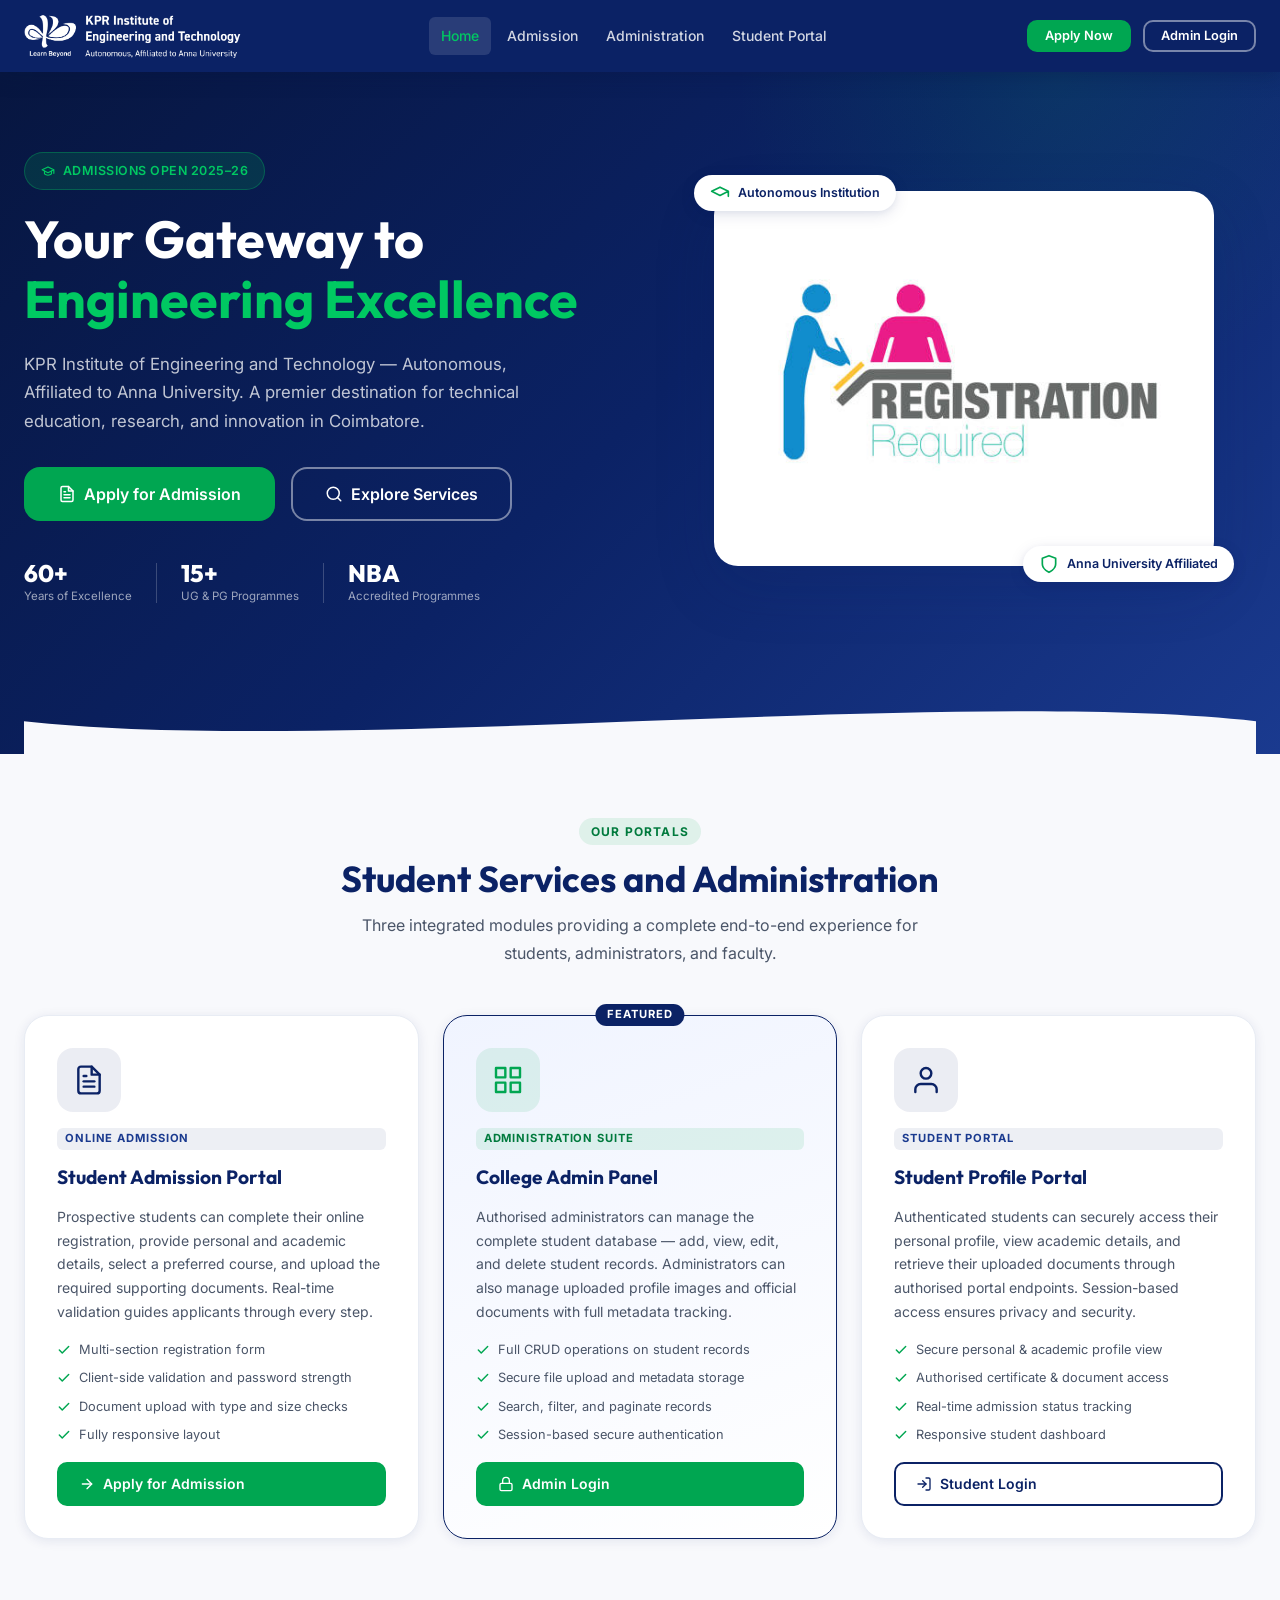
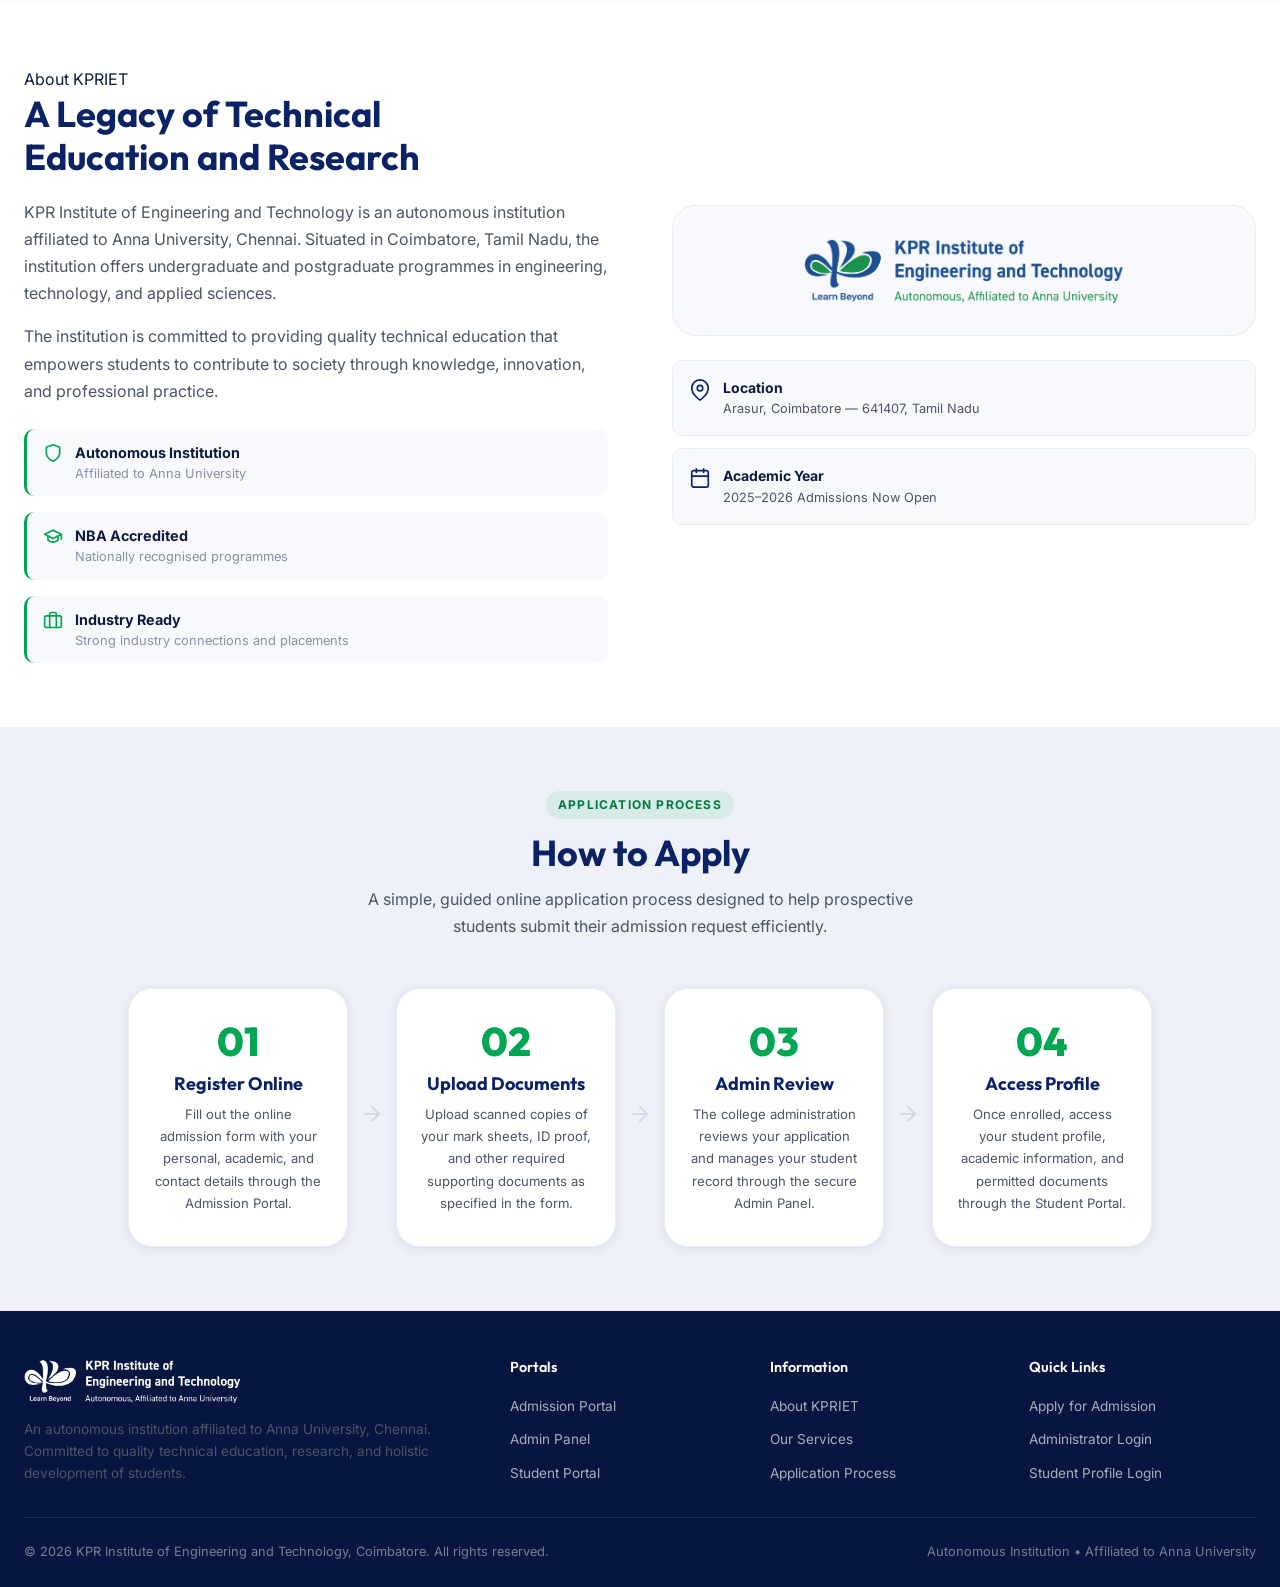
<file: index.html>
<!DOCTYPE html>
<html lang="en">
<head>
  <meta charset="UTF-8">
  <meta name="viewport" content="width=device-width, initial-scale=1.0">
  <title>KPRIET — Student Admission and Information Portal</title>
  <meta name="description" content="KPR Institute of Engineering and Technology — Official Student Admission and Information Management Portal. Apply for admission, manage student records, and access your profile.">
  <link rel="icon" type="image/png" href="kprietLogo.png">
  <link rel="stylesheet" href="assets/css/shared.css">
  <link rel="stylesheet" href="style.css">
</head>
<body>

  <!-- HEADER -->
  <header class="site-header" role="banner">
    <div class="nav-inner">
      <a href="index.html" class="nav-logo" aria-label="KPRIET Home">
        <img src="kprietLogo.png" alt="KPR Institute of Engineering and Technology Logo">
      </a>
      <nav class="nav-links" id="navLinks" role="navigation" aria-label="Main navigation">
        <a href="index.html" class="active" aria-current="page">Home</a>
        <a href="Q1_Student_Admission/index.html">Admission</a>
        <a href="Q2_College_Admin/auth/login.php">Administration</a>
        <a href="student_portal/login.php">Student Portal</a>
      </nav>
      <div class="nav-actions">
        <a href="Q1_Student_Admission/index.html" class="btn btn-primary btn-sm">Apply Now</a>
        <a href="Q2_College_Admin/auth/login.php" class="btn btn-secondary btn-sm">Admin Login</a>
      </div>
      <button class="nav-toggle" id="navToggle" aria-label="Toggle navigation" aria-expanded="false">
        <span></span><span></span><span></span>
      </button>
    </div>
  </header>

  <!-- HERO -->
  <section class="hero" aria-label="Hero section">
    <div class="hero-content container">
      <div class="hero-text">
        <div class="hero-badge">
          <svg width="14" height="14" viewBox="0 0 24 24" fill="none" stroke="currentColor" stroke-width="2" stroke-linecap="round" stroke-linejoin="round" aria-hidden="true"><path d="M22 10v6M2 10l10-5 10 5-10 5z"/><path d="M6 12v5c3 3 9 3 12 0v-5"/></svg>
          Admissions Open 2025&#8211;26
        </div>
        <h1>Your Gateway to<br><span class="hero-highlight">Engineering Excellence</span></h1>
        <p class="hero-desc">KPR Institute of Engineering and Technology &#8212; Autonomous, Affiliated to Anna University. A premier destination for technical education, research, and innovation in Coimbatore.</p>
        <div class="hero-actions">
          <a href="Q1_Student_Admission/index.html" class="btn btn-primary btn-lg" id="applyNowBtn">
            <svg width="18" height="18" viewBox="0 0 24 24" fill="none" stroke="currentColor" stroke-width="2" stroke-linecap="round" stroke-linejoin="round" aria-hidden="true"><path d="M14 2H6a2 2 0 0 0-2 2v16a2 2 0 0 0 2 2h12a2 2 0 0 0 2-2V8z"/><polyline points="14 2 14 8 20 8"/><line x1="16" y1="13" x2="8" y2="13"/><line x1="16" y1="17" x2="8" y2="17"/><polyline points="10 9 9 9 8 9"/></svg>
            Apply for Admission
          </a>
          <a href="#services" class="btn btn-secondary btn-lg">
            <svg width="18" height="18" viewBox="0 0 24 24" fill="none" stroke="currentColor" stroke-width="2" stroke-linecap="round" stroke-linejoin="round" aria-hidden="true"><circle cx="11" cy="11" r="8"/><line x1="21" y1="21" x2="16.65" y2="16.65"/></svg>
            Explore Services
          </a>
        </div>
        <div class="hero-stats">
          <div class="stat"><span class="stat-num">60+</span><span class="stat-label">Years of Excellence</span></div>
          <div class="stat-divider"></div>
          <div class="stat"><span class="stat-num">15+</span><span class="stat-label">UG &amp; PG Programmes</span></div>
          <div class="stat-divider"></div>
          <div class="stat"><span class="stat-num">NBA</span><span class="stat-label">Accredited Programmes</span></div>
        </div>
      </div>
      <div class="hero-visual">
        <div class="hero-img-wrapper">
          <img src="Registration.jpg" alt="Student registration and admission at KPRIET" class="hero-img">
          <div class="hero-badge-float hero-badge-float--1">
            <svg width="20" height="20" viewBox="0 0 24 24" fill="none" stroke="currentColor" stroke-width="2" stroke-linecap="round" stroke-linejoin="round" aria-hidden="true"><path d="M22 10v6M2 10l10-5 10 5-10 5z"/></svg>
            <span>Autonomous Institution</span>
          </div>
          <div class="hero-badge-float hero-badge-float--2">
            <svg width="20" height="20" viewBox="0 0 24 24" fill="none" stroke="currentColor" stroke-width="2" stroke-linecap="round" stroke-linejoin="round" aria-hidden="true"><path d="M12 22s8-4 8-10V5l-8-3-8 3v7c0 6 8 10 8 10z"/></svg>
            <span>Anna University Affiliated</span>
          </div>
        </div>
      </div>
    </div>
    <div class="hero-wave" aria-hidden="true">
      <svg viewBox="0 0 1440 80" xmlns="http://www.w3.org/2000/svg" preserveAspectRatio="none"><path d="M0,40 C360,80 1080,0 1440,40 L1440,80 L0,80 Z" fill="#f8f9fc"/></svg>
    </div>
  </section>

  <!-- SERVICE CARDS -->
  <section class="section" id="services" aria-label="Portal services">
    <div class="container">
      <div class="section-header">
        <span class="tag">Our Portals</span>
        <h2>Student Services and Administration</h2>
        <p>Three integrated modules providing a complete end-to-end experience for students, administrators, and faculty.</p>
      </div>
      <div class="services-grid">

        <!-- Q1 Card -->
        <article class="service-card" id="card-admission">
          <div class="service-card__icon service-card__icon--blue">
            <svg width="32" height="32" viewBox="0 0 24 24" fill="none" stroke="currentColor" stroke-width="1.8" stroke-linecap="round" stroke-linejoin="round" aria-hidden="true"><path d="M14 2H6a2 2 0 0 0-2 2v16a2 2 0 0 0 2 2h12a2 2 0 0 0 2-2V8z"/><polyline points="14 2 14 8 20 8"/><line x1="16" y1="13" x2="8" y2="13"/><line x1="16" y1="17" x2="8" y2="17"/><polyline points="10 9 9 9 8 9"/></svg>
          </div>
          <div class="service-card__badge">Online Admission</div>
          <h3>Student Admission Portal</h3>
          <p>Prospective students can complete their online registration, provide personal and academic details, select a preferred course, and upload the required supporting documents. Real-time validation guides applicants through every step.</p>
          <ul class="service-card__features">
            <li>
              <svg width="14" height="14" viewBox="0 0 24 24" fill="none" stroke="currentColor" stroke-width="2.5" stroke-linecap="round" stroke-linejoin="round" aria-hidden="true"><polyline points="20 6 9 17 4 12"/></svg>
              Multi-section registration form
            </li>
            <li>
              <svg width="14" height="14" viewBox="0 0 24 24" fill="none" stroke="currentColor" stroke-width="2.5" stroke-linecap="round" stroke-linejoin="round" aria-hidden="true"><polyline points="20 6 9 17 4 12"/></svg>
              Client-side validation and password strength
            </li>
            <li>
              <svg width="14" height="14" viewBox="0 0 24 24" fill="none" stroke="currentColor" stroke-width="2.5" stroke-linecap="round" stroke-linejoin="round" aria-hidden="true"><polyline points="20 6 9 17 4 12"/></svg>
              Document upload with type and size checks
            </li>
            <li>
              <svg width="14" height="14" viewBox="0 0 24 24" fill="none" stroke="currentColor" stroke-width="2.5" stroke-linecap="round" stroke-linejoin="round" aria-hidden="true"><polyline points="20 6 9 17 4 12"/></svg>
              Fully responsive layout
            </li>
          </ul>
          <a href="Q1_Student_Admission/index.html" class="btn btn-primary" id="applyAdmissionBtn">
            <svg width="16" height="16" viewBox="0 0 24 24" fill="none" stroke="currentColor" stroke-width="2" stroke-linecap="round" stroke-linejoin="round" aria-hidden="true"><line x1="5" y1="12" x2="19" y2="12"/><polyline points="12 5 19 12 12 19"/></svg>
            Apply for Admission
          </a>
        </article>

        <!-- Q2 Card -->
        <article class="service-card service-card--featured" id="card-admin">
          <div class="service-card__icon service-card__icon--green">
            <svg width="32" height="32" viewBox="0 0 24 24" fill="none" stroke="currentColor" stroke-width="1.8" stroke-linecap="round" stroke-linejoin="round" aria-hidden="true"><rect x="3" y="3" width="7" height="7"/><rect x="14" y="3" width="7" height="7"/><rect x="14" y="14" width="7" height="7"/><rect x="3" y="14" width="7" height="7"/></svg>
          </div>
          <div class="service-card__badge service-card__badge--green">Administration Suite</div>
          <h3>College Admin Panel</h3>
          <p>Authorised administrators can manage the complete student database &#8212; add, view, edit, and delete student records. Administrators can also manage uploaded profile images and official documents with full metadata tracking.</p>
          <ul class="service-card__features">
            <li>
              <svg width="14" height="14" viewBox="0 0 24 24" fill="none" stroke="currentColor" stroke-width="2.5" stroke-linecap="round" stroke-linejoin="round" aria-hidden="true"><polyline points="20 6 9 17 4 12"/></svg>
              Full CRUD operations on student records
            </li>
            <li>
              <svg width="14" height="14" viewBox="0 0 24 24" fill="none" stroke="currentColor" stroke-width="2.5" stroke-linecap="round" stroke-linejoin="round" aria-hidden="true"><polyline points="20 6 9 17 4 12"/></svg>
              Secure file upload and metadata storage
            </li>
            <li>
              <svg width="14" height="14" viewBox="0 0 24 24" fill="none" stroke="currentColor" stroke-width="2.5" stroke-linecap="round" stroke-linejoin="round" aria-hidden="true"><polyline points="20 6 9 17 4 12"/></svg>
              Search, filter, and paginate records
            </li>
            <li>
              <svg width="14" height="14" viewBox="0 0 24 24" fill="none" stroke="currentColor" stroke-width="2.5" stroke-linecap="round" stroke-linejoin="round" aria-hidden="true"><polyline points="20 6 9 17 4 12"/></svg>
              Session-based secure authentication
            </li>
          </ul>
          <a href="Q2_College_Admin/auth/login.php" class="btn btn-primary" id="adminLoginBtn">
            <svg width="16" height="16" viewBox="0 0 24 24" fill="none" stroke="currentColor" stroke-width="2" stroke-linecap="round" stroke-linejoin="round" aria-hidden="true"><rect x="3" y="11" width="18" height="11" rx="2" ry="2"/><path d="M7 11V7a5 5 0 0 1 10 0v4"/></svg>
            Admin Login
          </a>
        </article>

        <!-- Q3 Card -->
        <article class="service-card" id="card-portal">
          <div class="service-card__icon service-card__icon--blue">
            <svg width="32" height="32" viewBox="0 0 24 24" fill="none" stroke="currentColor" stroke-width="1.8" stroke-linecap="round" stroke-linejoin="round" aria-hidden="true"><path d="M20 21v-2a4 4 0 0 0-4-4H8a4 4 0 0 0-4 4v2"/><circle cx="12" cy="7" r="4"/></svg>
          </div>
          <div class="service-card__badge">Student Portal</div>
          <h3>Student Profile Portal</h3>
          <p>Authenticated students can securely access their personal profile, view academic details, and retrieve their uploaded documents through authorised portal endpoints. Session-based access ensures privacy and security.</p>
          <ul class="service-card__features">
            <li>
              <svg width="14" height="14" viewBox="0 0 24 24" fill="none" stroke="currentColor" stroke-width="2.5" stroke-linecap="round" stroke-linejoin="round" aria-hidden="true"><polyline points="20 6 9 17 4 12"/></svg>
              Secure personal &amp; academic profile view
            </li>
            <li>
              <svg width="14" height="14" viewBox="0 0 24 24" fill="none" stroke="currentColor" stroke-width="2.5" stroke-linecap="round" stroke-linejoin="round" aria-hidden="true"><polyline points="20 6 9 17 4 12"/></svg>
              Authorised certificate &amp; document access
            </li>
            <li>
              <svg width="14" height="14" viewBox="0 0 24 24" fill="none" stroke="currentColor" stroke-width="2.5" stroke-linecap="round" stroke-linejoin="round" aria-hidden="true"><polyline points="20 6 9 17 4 12"/></svg>
              Real-time admission status tracking
            </li>
            <li>
              <svg width="14" height="14" viewBox="0 0 24 24" fill="none" stroke="currentColor" stroke-width="2.5" stroke-linecap="round" stroke-linejoin="round" aria-hidden="true"><polyline points="20 6 9 17 4 12"/></svg>
              Responsive student dashboard
            </li>
          </ul>
          <a href="student_portal/login.php" class="btn btn-outline-primary" id="studentLoginBtn">
            <svg width="16" height="16" viewBox="0 0 24 24" fill="none" stroke="currentColor" stroke-width="2" stroke-linecap="round" stroke-linejoin="round" aria-hidden="true"><path d="M15 3h4a2 2 0 0 1 2 2v14a2 2 0 0 1-2 2h-4"/><polyline points="10 17 15 12 10 7"/><line x1="15" y1="12" x2="3" y2="12"/></svg>
            Student Login
          </a>
        </article>

      </div>
    </div>
  </section>

  <!-- ABOUT SECTION -->
  <section class="section about-section" id="about" aria-label="About KPRIET">
    <div class="container">
      <div class="about-grid">
        <div class="about-text">
          <span class="tag">About KPRIET</span>
          <h2>A Legacy of Technical<br>Education and Research</h2>
          <p>KPR Institute of Engineering and Technology is an autonomous institution affiliated to Anna University, Chennai. Situated in Coimbatore, Tamil Nadu, the institution offers undergraduate and postgraduate programmes in engineering, technology, and applied sciences.</p>
          <p style="margin-top:1rem">The institution is committed to providing quality technical education that empowers students to contribute to society through knowledge, innovation, and professional practice.</p>
          <div class="about-highlights">
            <div class="about-highlight">
              <svg width="20" height="20" viewBox="0 0 24 24" fill="none" stroke="currentColor" stroke-width="2" stroke-linecap="round" stroke-linejoin="round" aria-hidden="true"><path d="M12 22s8-4 8-10V5l-8-3-8 3v7c0 6 8 10 8 10z"/></svg>
              <div>
                <strong>Autonomous Institution</strong>
                <span>Affiliated to Anna University</span>
              </div>
            </div>
            <div class="about-highlight">
              <svg width="20" height="20" viewBox="0 0 24 24" fill="none" stroke="currentColor" stroke-width="2" stroke-linecap="round" stroke-linejoin="round" aria-hidden="true"><path d="M22 10v6M2 10l10-5 10 5-10 5z"/><path d="M6 12v5c3 3 9 3 12 0v-5"/></svg>
              <div>
                <strong>NBA Accredited</strong>
                <span>Nationally recognised programmes</span>
              </div>
            </div>
            <div class="about-highlight">
              <svg width="20" height="20" viewBox="0 0 24 24" fill="none" stroke="currentColor" stroke-width="2" stroke-linecap="round" stroke-linejoin="round" aria-hidden="true"><rect x="2" y="7" width="20" height="14" rx="2" ry="2"/><path d="M16 21V5a2 2 0 0 0-2-2h-4a2 2 0 0 0-2 2v16"/></svg>
              <div>
                <strong>Industry Ready</strong>
                <span>Strong industry connections and placements</span>
              </div>
            </div>
          </div>
        </div>
        <div class="about-visual">
          <div class="about-logo-display">
            <img src="kprietLogo.png" alt="KPR Institute of Engineering and Technology" class="about-logo">
          </div>
          <div class="about-info-cards">
            <div class="info-card">
              <svg width="22" height="22" viewBox="0 0 24 24" fill="none" stroke="currentColor" stroke-width="1.8" stroke-linecap="round" stroke-linejoin="round" aria-hidden="true"><path d="M21 10c0 7-9 13-9 13s-9-6-9-13a9 9 0 0 1 18 0z"/><circle cx="12" cy="10" r="3"/></svg>
              <div>
                <strong>Location</strong>
                <span>Arasur, Coimbatore &#8212; 641407, Tamil Nadu</span>
              </div>
            </div>
            <div class="info-card">
              <svg width="22" height="22" viewBox="0 0 24 24" fill="none" stroke="currentColor" stroke-width="1.8" stroke-linecap="round" stroke-linejoin="round" aria-hidden="true"><rect x="3" y="4" width="18" height="18" rx="2" ry="2"/><line x1="16" y1="2" x2="16" y2="6"/><line x1="8" y1="2" x2="8" y2="6"/><line x1="3" y1="10" x2="21" y2="10"/></svg>
              <div>
                <strong>Academic Year</strong>
                <span>2025&#8211;2026 Admissions Now Open</span>
              </div>
            </div>
          </div>
        </div>
      </div>
    </div>
  </section>

  <!-- HOW IT WORKS -->
  <section class="section section-alt" aria-label="Application process">
    <div class="container">
      <div class="section-header">
        <span class="tag">Application Process</span>
        <h2>How to Apply</h2>
        <p>A simple, guided online application process designed to help prospective students submit their admission request efficiently.</p>
      </div>
      <div class="steps-grid">
        <div class="step-card">
          <div class="step-num">01</div>
          <h4>Register Online</h4>
          <p>Fill out the online admission form with your personal, academic, and contact details through the Admission Portal.</p>
        </div>
        <div class="step-connector" aria-hidden="true">
          <svg width="24" height="24" viewBox="0 0 24 24" fill="none" stroke="currentColor" stroke-width="2" stroke-linecap="round" stroke-linejoin="round"><line x1="5" y1="12" x2="19" y2="12"/><polyline points="12 5 19 12 12 19"/></svg>
        </div>
        <div class="step-card">
          <div class="step-num">02</div>
          <h4>Upload Documents</h4>
          <p>Upload scanned copies of your mark sheets, ID proof, and other required supporting documents as specified in the form.</p>
        </div>
        <div class="step-connector" aria-hidden="true">
          <svg width="24" height="24" viewBox="0 0 24 24" fill="none" stroke="currentColor" stroke-width="2" stroke-linecap="round" stroke-linejoin="round"><line x1="5" y1="12" x2="19" y2="12"/><polyline points="12 5 19 12 12 19"/></svg>
        </div>
        <div class="step-card">
          <div class="step-num">03</div>
          <h4>Admin Review</h4>
          <p>The college administration reviews your application and manages your student record through the secure Admin Panel.</p>
        </div>
        <div class="step-connector" aria-hidden="true">
          <svg width="24" height="24" viewBox="0 0 24 24" fill="none" stroke="currentColor" stroke-width="2" stroke-linecap="round" stroke-linejoin="round"><line x1="5" y1="12" x2="19" y2="12"/><polyline points="12 5 19 12 12 19"/></svg>
        </div>
        <div class="step-card">
          <div class="step-num">04</div>
          <h4>Access Profile</h4>
          <p>Once enrolled, access your student profile, academic information, and permitted documents through the Student Portal.</p>
        </div>
      </div>
    </div>
  </section>

  <!-- FOOTER -->
  <footer class="site-footer" role="contentinfo">
    <div class="footer-grid">
      <div class="footer-brand">
        <div class="nav-logo">
          <img src="kprietLogo.png" alt="KPRIET Logo">
        </div>
        <p>An autonomous institution affiliated to Anna University, Chennai. Committed to quality technical education, research, and holistic development of students.</p>
      </div>
      <div class="footer-col">
        <h4>Portals</h4>
        <ul>
          <li><a href="Q1_Student_Admission/index.html">Admission Portal</a></li>
          <li><a href="Q2_College_Admin/auth/login.php">Admin Panel</a></li>
          <li><a href="student_portal/login.php">Student Portal</a></li>
        </ul>
      </div>
      <div class="footer-col">
        <h4>Information</h4>
        <ul>
          <li><a href="#about">About KPRIET</a></li>
          <li><a href="#services">Our Services</a></li>
          <li><a href="Q1_Student_Admission/index.html">Application Process</a></li>
        </ul>
      </div>
      <div class="footer-col">
        <h4>Quick Links</h4>
        <ul>
          <li><a href="Q1_Student_Admission/index.html">Apply for Admission</a></li>
          <li><a href="Q2_College_Admin/auth/login.php">Administrator Login</a></li>
          <li><a href="student_portal/login.php">Student Profile Login</a></li>
        </ul>
      </div>
    </div>
    <div class="footer-bottom">
      <span>&copy; 2026 KPR Institute of Engineering and Technology, Coimbatore. All rights reserved.</span>
      <span>Autonomous Institution &bull; Affiliated to Anna University</span>
    </div>
  </footer>

  <script>
    /* Mobile nav toggle */
    const toggle = document.getElementById('navToggle');
    const links  = document.getElementById('navLinks');
    toggle.addEventListener('click', () => {
      const open = links.classList.toggle('open');
      toggle.setAttribute('aria-expanded', open);
    });

    /* Close nav on link click (mobile) */
    links.querySelectorAll('a').forEach(a => {
      a.addEventListener('click', () => {
        links.classList.remove('open');
        toggle.setAttribute('aria-expanded', false);
      });
    });

    /* Smooth scroll for anchor links */
    document.querySelectorAll('a[href^="#"]').forEach(a => {
      a.addEventListener('click', e => {
        const target = document.querySelector(a.getAttribute('href'));
        if (target) { e.preventDefault(); target.scrollIntoView({ behavior: 'smooth' }); }
      });
    });

    /* Intersection observer for reveal animations */
    const observer = new IntersectionObserver(entries => {
      entries.forEach(e => { if (e.isIntersecting) { e.target.classList.add('visible'); } });
    }, { threshold: 0.12 });
    document.querySelectorAll('.service-card, .step-card, .about-highlight, .info-card').forEach(el => observer.observe(el));
  </script>

</body>
</html>
</file>
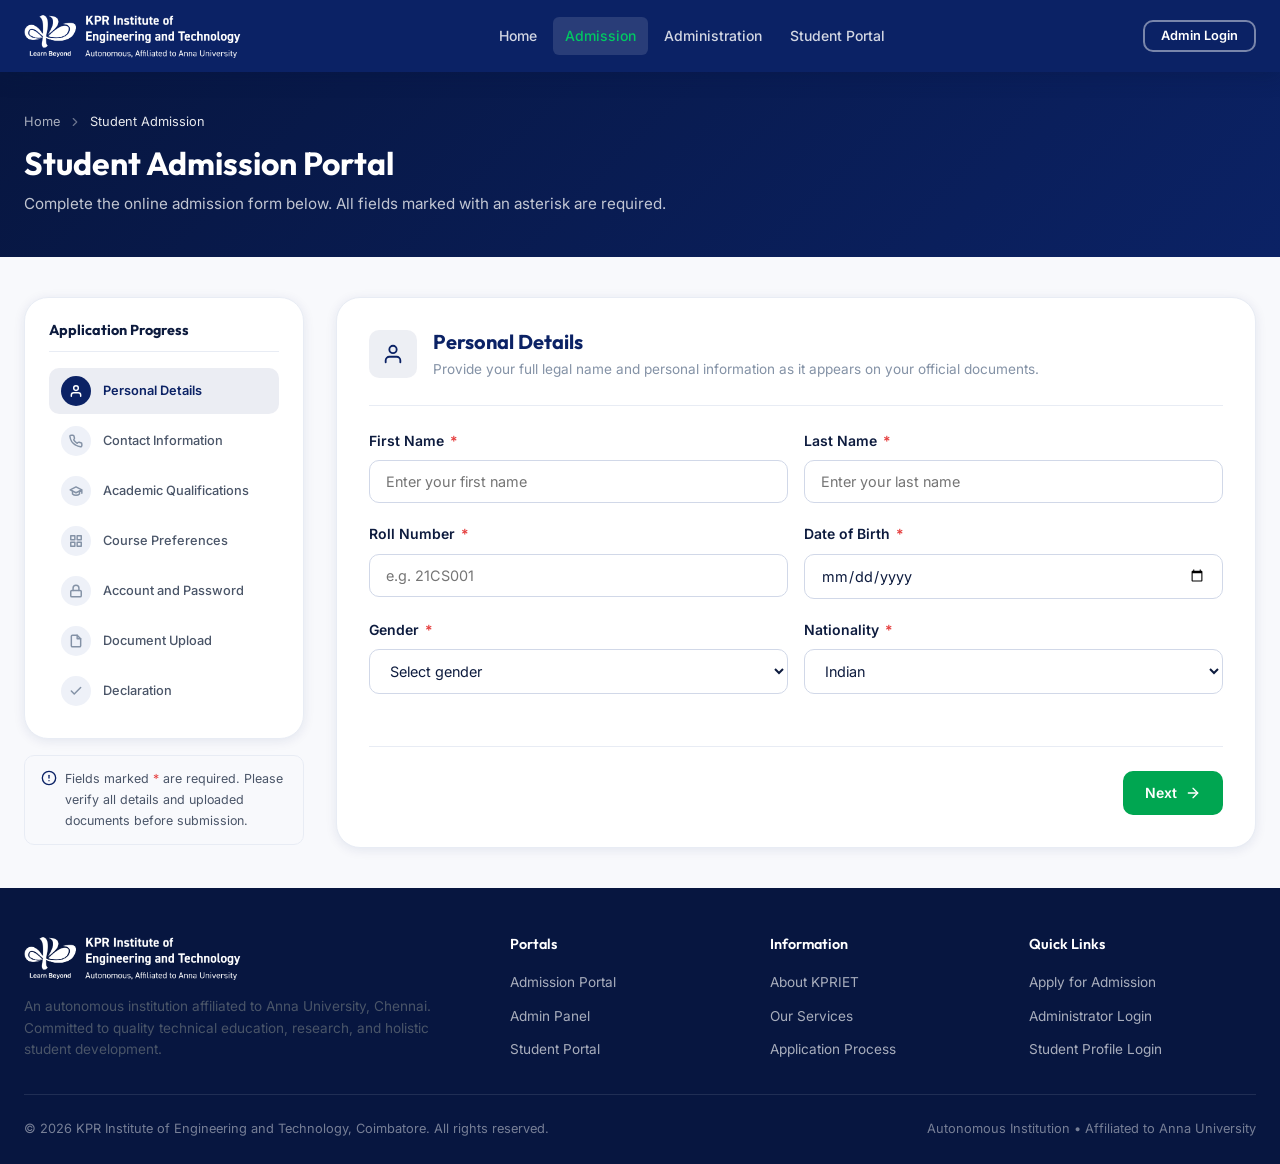
<file: Q1_Student_Admission/index.html>
<!DOCTYPE html>
<html lang="en">
<head>
  <meta charset="UTF-8">
  <meta name="viewport" content="width=device-width, initial-scale=1.0">
  <title>Student Admission Portal — KPRIET</title>
  <meta name="description" content="Apply for admission to KPR Institute of Engineering and Technology. Complete the online registration form with your personal, academic, and contact details.">
  <link rel="icon" type="image/png" href="../kprietLogo.png">
  <link rel="stylesheet" href="../assets/css/shared.css">
  <link rel="stylesheet" href="style.css">
</head>
<body>

  <!-- HEADER -->
  <header class="site-header" role="banner">
    <div class="nav-inner">
      <a href="../index.html" class="nav-logo" aria-label="KPRIET Home">
        <img src="../kprietLogo.png" alt="KPR Institute of Engineering and Technology Logo">
      </a>
      <nav class="nav-links" id="navLinks" role="navigation" aria-label="Main navigation">
        <a href="../index.html">Home</a>
        <a href="index.html" class="active" aria-current="page">Admission</a>
        <a href="../Q2_College_Admin/auth/login.php">Administration</a>
        <a href="../student_portal/login.php">Student Portal</a>
      </nav>
      <div class="nav-actions">
        <a href="../Q2_College_Admin/auth/login.php" class="btn btn-secondary btn-sm">Admin Login</a>
      </div>
      <button class="nav-toggle" id="navToggle" aria-label="Toggle navigation" aria-expanded="false">
        <span></span><span></span><span></span>
      </button>
    </div>
  </header>

  <!-- PAGE HERO -->
  <div class="page-hero">
    <div class="container">
      <div class="breadcrumb">
        <a href="../index.html">Home</a>
        <svg width="14" height="14" viewBox="0 0 24 24" fill="none" stroke="currentColor" stroke-width="2" stroke-linecap="round" stroke-linejoin="round" aria-hidden="true"><polyline points="9 18 15 12 9 6"/></svg>
        <span>Student Admission</span>
      </div>
      <h1>Student Admission Portal</h1>
      <p>Complete the online admission form below. All fields marked with an asterisk are required.</p>
    </div>
  </div>

  <!-- MAIN FORM -->
  <main class="form-page" role="main">
    <div class="container">
      <div class="form-layout">

        <!-- PROGRESS SIDEBAR -->
        <aside class="form-sidebar" aria-label="Form progress">
          <div class="progress-card">
            <h3>Application Progress</h3>
            <nav class="progress-steps" id="progressSteps" aria-label="Form sections">
              <button class="progress-step active" data-section="personal" type="button">
                <span class="step-indicator">
                  <svg width="14" height="14" viewBox="0 0 24 24" fill="none" stroke="currentColor" stroke-width="2.5" stroke-linecap="round" stroke-linejoin="round" aria-hidden="true"><path d="M20 21v-2a4 4 0 0 0-4-4H8a4 4 0 0 0-4 4v2"/><circle cx="12" cy="7" r="4"/></svg>
                </span>
                <span class="step-label">Personal Details</span>
              </button>
              <button class="progress-step" data-section="contact" type="button">
                <span class="step-indicator">
                  <svg width="14" height="14" viewBox="0 0 24 24" fill="none" stroke="currentColor" stroke-width="2.5" stroke-linecap="round" stroke-linejoin="round" aria-hidden="true"><path d="M22 16.92v3a2 2 0 0 1-2.18 2 19.79 19.79 0 0 1-8.63-3.07A19.5 19.5 0 0 1 4.69 13a19.79 19.79 0 0 1-3.07-8.67A2 2 0 0 1 3.6 2h3a2 2 0 0 1 2 1.72c.127.96.361 1.903.7 2.81a2 2 0 0 1-.45 2.11L8.09 9.91a16 16 0 0 0 6 6l1.27-1.27a2 2 0 0 1 2.11-.45c.907.339 1.85.573 2.81.7A2 2 0 0 1 22 16.92z"/></svg>
                </span>
                <span class="step-label">Contact Information</span>
              </button>
              <button class="progress-step" data-section="academic" type="button">
                <span class="step-indicator">
                  <svg width="14" height="14" viewBox="0 0 24 24" fill="none" stroke="currentColor" stroke-width="2.5" stroke-linecap="round" stroke-linejoin="round" aria-hidden="true"><path d="M22 10v6M2 10l10-5 10 5-10 5z"/><path d="M6 12v5c3 3 9 3 12 0v-5"/></svg>
                </span>
                <span class="step-label">Academic Qualifications</span>
              </button>
              <button class="progress-step" data-section="course" type="button">
                <span class="step-indicator">
                  <svg width="14" height="14" viewBox="0 0 24 24" fill="none" stroke="currentColor" stroke-width="2.5" stroke-linecap="round" stroke-linejoin="round" aria-hidden="true"><rect x="3" y="3" width="7" height="7"/><rect x="14" y="3" width="7" height="7"/><rect x="14" y="14" width="7" height="7"/><rect x="3" y="14" width="7" height="7"/></svg>
                </span>
                <span class="step-label">Course Preferences</span>
              </button>
              <button class="progress-step" data-section="account" type="button">
                <span class="step-indicator">
                  <svg width="14" height="14" viewBox="0 0 24 24" fill="none" stroke="currentColor" stroke-width="2.5" stroke-linecap="round" stroke-linejoin="round" aria-hidden="true"><rect x="3" y="11" width="18" height="11" rx="2" ry="2"/><path d="M7 11V7a5 5 0 0 1 10 0v4"/></svg>
                </span>
                <span class="step-label">Account and Password</span>
              </button>
              <button class="progress-step" data-section="documents" type="button">
                <span class="step-indicator">
                  <svg width="14" height="14" viewBox="0 0 24 24" fill="none" stroke="currentColor" stroke-width="2.5" stroke-linecap="round" stroke-linejoin="round" aria-hidden="true"><path d="M14 2H6a2 2 0 0 0-2 2v16a2 2 0 0 0 2 2h12a2 2 0 0 0 2-2V8z"/><polyline points="14 2 14 8 20 8"/></svg>
                </span>
                <span class="step-label">Document Upload</span>
              </button>
              <button class="progress-step" data-section="declaration" type="button">
                <span class="step-indicator">
                  <svg width="14" height="14" viewBox="0 0 24 24" fill="none" stroke="currentColor" stroke-width="2.5" stroke-linecap="round" stroke-linejoin="round" aria-hidden="true"><polyline points="20 6 9 17 4 12"/></svg>
                </span>
                <span class="step-label">Declaration</span>
              </button>
            </nav>
          </div>
          <div class="sidebar-note">
            <svg width="16" height="16" viewBox="0 0 24 24" fill="none" stroke="currentColor" stroke-width="2" stroke-linecap="round" stroke-linejoin="round" aria-hidden="true"><circle cx="12" cy="12" r="10"/><line x1="12" y1="8" x2="12" y2="12"/><line x1="12" y1="16" x2="12.01" y2="16"/></svg>
            <p>Fields marked <span style="color:var(--color-error)">*</span> are required. Please verify all details and uploaded documents before submission.</p>
          </div>
        </aside>

        <!-- FORM -->
        <div class="form-main">
          <form id="admissionForm" novalidate aria-label="Student admission form" method="post" action="../Q2_College_Admin/add_student.php" enctype="multipart/form-data">

            <!-- SECTION 1: PERSONAL -->
            <section class="form-section active" id="section-personal" aria-labelledby="heading-personal">
              <div class="section-heading">
                <div class="section-icon">
                  <svg width="22" height="22" viewBox="0 0 24 24" fill="none" stroke="currentColor" stroke-width="2" stroke-linecap="round" stroke-linejoin="round" aria-hidden="true"><path d="M20 21v-2a4 4 0 0 0-4-4H8a4 4 0 0 0-4 4v2"/><circle cx="12" cy="7" r="4"/></svg>
                </div>
                <div>
                  <h2 id="heading-personal">Personal Details</h2>
                  <p>Provide your full legal name and personal information as it appears on your official documents.</p>
                </div>
              </div>
              <div class="form-grid-2">
                <div class="form-group">
                  <label for="firstName">First Name <span class="required" aria-label="required">*</span></label>
                  <input type="text" id="firstName" name="first_name" class="form-control" placeholder="Enter your first name" autocomplete="given-name" required aria-required="true">
                  <span class="error-msg" id="err-firstName" role="alert">
                    <svg width="12" height="12" viewBox="0 0 24 24" fill="none" stroke="currentColor" stroke-width="2.5" stroke-linecap="round" stroke-linejoin="round" aria-hidden="true"><circle cx="12" cy="12" r="10"/><line x1="12" y1="8" x2="12" y2="12"/><line x1="12" y1="16" x2="12.01" y2="16"/></svg>
                    First name is required.
                  </span>
                </div>
                <div class="form-group">
                  <label for="lastName">Last Name <span class="required" aria-label="required">*</span></label>
                  <input type="text" id="lastName" name="last_name" class="form-control" placeholder="Enter your last name" autocomplete="family-name" required aria-required="true">
                  <span class="error-msg" id="err-lastName" role="alert">Last name is required.</span>
                </div>
              </div>
              <div class="form-grid-2">
                <div class="form-group">
                  <label for="rollNumber">Roll Number <span class="required" aria-label="required">*</span></label>
                  <input type="text" id="rollNumber" name="roll_number" class="form-control" placeholder="e.g. 21CS001" required aria-required="true" pattern="[A-Za-z0-9]{4,20}">
                  <span class="error-msg" id="err-rollNumber" role="alert">Enter a valid roll number (4–20 alphanumeric characters).</span>
                </div>
                <div class="form-group">
                  <label for="dob">Date of Birth <span class="required" aria-label="required">*</span></label>
                  <input type="date" id="dob" name="date_of_birth" class="form-control" required aria-required="true">
                  <span class="error-msg" id="err-dob" role="alert">Date of birth is required.</span>
                </div>
              </div>
              <div class="form-grid-2">
                <div class="form-group">
                  <label for="gender">Gender <span class="required" aria-label="required">*</span></label>
                  <select id="gender" name="gender" class="form-control" required aria-required="true">
                    <option value="">Select gender</option>
                    <option value="male">Male</option>
                    <option value="female">Female</option>
                    <option value="other">Other</option>
                    <option value="prefer-not">Prefer not to say</option>
                  </select>
                  <span class="error-msg" id="err-gender" role="alert">Please select your gender.</span>
                </div>
                <div class="form-group">
                  <label for="nationalitySelect">Nationality <span class="required" aria-label="required">*</span></label>
                  <select id="nationalitySelect" name="nationalitySelect" class="form-control" required aria-required="true">
                    <option value="Indian" selected>Indian</option>
                    <option value="Other">Other</option>
                  </select>
                </div>
              </div>

              <!-- DYNAMIC NEW FORM BOX FOR OTHER NATIONALITY -->
              <div class="form-group" id="otherNationalityGroup" style="display:none; margin-top:0.5rem; background: #f0f7ff; padding: 1.15rem; border-radius: var(--radius-md); border: 1.5px dashed #3b82f6;">
                <label for="otherNationality" style="font-weight:600; color:var(--color-primary)">Please Specify Your Nationality <span class="required" aria-label="required">*</span></label>
                <input type="text" id="otherNationality" name="other_nationality" class="form-control" placeholder="Write the nationality / country you belong to">
                <span class="error-msg" id="err-otherNationality" role="alert">Please enter the nationality you belong to.</span>
              </div>
              <input type="hidden" id="nationality" name="nationality" value="Indian">
              <div class="form-nav">
                <span></span>
                <button type="button" class="btn btn-primary" id="nextPersonal">
                  Next
                  <svg width="16" height="16" viewBox="0 0 24 24" fill="none" stroke="currentColor" stroke-width="2" stroke-linecap="round" stroke-linejoin="round" aria-hidden="true"><line x1="5" y1="12" x2="19" y2="12"/><polyline points="12 5 19 12 12 19"/></svg>
                </button>
              </div>
            </section>

            <!-- SECTION 2: CONTACT -->
            <section class="form-section" id="section-contact" aria-labelledby="heading-contact">
              <div class="section-heading">
                <div class="section-icon">
                  <svg width="22" height="22" viewBox="0 0 24 24" fill="none" stroke="currentColor" stroke-width="2" stroke-linecap="round" stroke-linejoin="round" aria-hidden="true"><path d="M22 16.92v3a2 2 0 0 1-2.18 2 19.79 19.79 0 0 1-8.63-3.07A19.5 19.5 0 0 1 4.69 13a19.79 19.79 0 0 1-3.07-8.67A2 2 0 0 1 3.6 2h3a2 2 0 0 1 2 1.72c.127.96.361 1.903.7 2.81a2 2 0 0 1-.45 2.11L8.09 9.91a16 16 0 0 0 6 6l1.27-1.27a2 2 0 0 1 2.11-.45c.907.339 1.85.573 2.81.7A2 2 0 0 1 22 16.92z"/></svg>
                </div>
                <div>
                  <h2 id="heading-contact">Contact Information</h2>
                  <p>Provide your email address, phone number, and residential address.</p>
                </div>
              </div>
              <div class="form-group">
                <label for="email">Email Address <span class="required" aria-label="required">*</span></label>
                <input type="email" id="email" name="email" class="form-control" placeholder="yourname@example.com" autocomplete="email" required aria-required="true">
                <span class="error-msg" id="err-email" role="alert">Enter a valid email address (e.g. name@domain.com).</span>
              </div>
              <div class="form-grid-2">
                <div class="form-group">
                  <label for="phone">Phone Number <span class="required" aria-label="required">*</span></label>
                  <input type="tel" id="phone" name="phone" class="form-control" placeholder="10-digit mobile number" autocomplete="tel" required aria-required="true" pattern="[6-9][0-9]{9}">
                  <span class="error-msg" id="err-phone" role="alert">Enter a valid 10-digit Indian mobile number.</span>
                </div>
                <div class="form-group">
                  <label for="altPhone">Alternate Phone</label>
                  <input type="tel" id="altPhone" name="alt_phone" class="form-control" placeholder="Optional alternate number">
                </div>
              </div>
              <div class="form-group">
                <label for="address">Residential Address <span class="required" aria-label="required">*</span></label>
                <textarea id="address" name="address" class="form-control" rows="3" placeholder="Street, City, State, PIN code" required aria-required="true"></textarea>
                <span class="error-msg" id="err-address" role="alert">Residential address is required.</span>
              </div>
              <div class="form-grid-2">
                <div class="form-group">
                  <label for="city">City <span class="required" aria-label="required">*</span></label>
                  <input type="text" id="city" name="city" class="form-control" placeholder="Your city" required aria-required="true">
                  <span class="error-msg" id="err-city" role="alert">City is required.</span>
                </div>
                <div class="form-group">
                  <label for="pincode">PIN Code <span class="required" aria-label="required">*</span></label>
                  <input type="text" id="pincode" name="pincode" class="form-control" placeholder="6-digit PIN" required aria-required="true" pattern="[0-9]{6}">
                  <span class="error-msg" id="err-pincode" role="alert">Enter a valid 6-digit PIN code.</span>
                </div>
              </div>
              <div class="form-nav">
                <button type="button" class="btn btn-outline-primary" id="prevContact">
                  <svg width="16" height="16" viewBox="0 0 24 24" fill="none" stroke="currentColor" stroke-width="2" stroke-linecap="round" stroke-linejoin="round" aria-hidden="true"><line x1="19" y1="12" x2="5" y2="12"/><polyline points="12 19 5 12 12 5"/></svg>
                  Previous
                </button>
                <button type="button" class="btn btn-primary" id="nextContact">
                  Next
                  <svg width="16" height="16" viewBox="0 0 24 24" fill="none" stroke="currentColor" stroke-width="2" stroke-linecap="round" stroke-linejoin="round" aria-hidden="true"><line x1="5" y1="12" x2="19" y2="12"/><polyline points="12 5 19 12 12 19"/></svg>
                </button>
              </div>
            </section>

            <!-- SECTION 3: ACADEMIC -->
            <section class="form-section" id="section-academic" aria-labelledby="heading-academic">
              <div class="section-heading">
                <div class="section-icon">
                  <svg width="22" height="22" viewBox="0 0 24 24" fill="none" stroke="currentColor" stroke-width="2" stroke-linecap="round" stroke-linejoin="round" aria-hidden="true"><path d="M22 10v6M2 10l10-5 10 5-10 5z"/><path d="M6 12v5c3 3 9 3 12 0v-5"/></svg>
                </div>
                <div>
                  <h2 id="heading-academic">Academic Qualifications</h2>
                  <p>Provide details of your qualifying examination. All percentages should be accurate as per mark sheets.</p>
                </div>
              </div>
              <fieldset class="form-fieldset">
                <legend>10th Standard (SSLC)</legend>
                <div class="form-grid-3">
                  <div class="form-group">
                    <label for="sslcSchool">School Name <span class="required" aria-label="required">*</span></label>
                    <input type="text" id="sslcSchool" name="sslc_school" class="form-control" placeholder="School name" required aria-required="true">
                    <span class="error-msg" id="err-sslcSchool" role="alert">School name is required.</span>
                  </div>
                  <div class="form-group">
                    <label for="sslcYear">Year of Passing <span class="required" aria-label="required">*</span></label>
                    <input type="number" id="sslcYear" name="sslc_year" class="form-control" placeholder="e.g. 2022" min="2000" max="2030" required aria-required="true">
                    <span class="error-msg" id="err-sslcYear" role="alert">Enter a valid year (2000–2030).</span>
                  </div>
                  <div class="form-group">
                    <label for="sslcPercent">Percentage <span class="required" aria-label="required">*</span></label>
                    <input type="number" id="sslcPercent" name="sslc_percentage" class="form-control" placeholder="e.g. 92.5" min="0" max="100" step="0.01" required aria-required="true">
                    <span class="error-msg" id="err-sslcPercent" role="alert">Enter a valid percentage (0–100).</span>
                  </div>
                </div>
              </fieldset>
              <fieldset class="form-fieldset">
                <legend>12th Standard / HSC</legend>
                <div class="form-grid-3">
                  <div class="form-group">
                    <label for="hscSchool">School / College Name <span class="required" aria-label="required">*</span></label>
                    <input type="text" id="hscSchool" name="hsc_school" class="form-control" placeholder="School or college name" required aria-required="true">
                    <span class="error-msg" id="err-hscSchool" role="alert">School/college name is required.</span>
                  </div>
                  <div class="form-group">
                    <label for="hscYear">Year of Passing <span class="required" aria-label="required">*</span></label>
                    <input type="number" id="hscYear" name="hsc_year" class="form-control" placeholder="e.g. 2024" min="2000" max="2030" required aria-required="true">
                    <span class="error-msg" id="err-hscYear" role="alert">Enter a valid year (2000–2030).</span>
                  </div>
                  <div class="form-group">
                    <label for="hscPercent">Percentage <span class="required" aria-label="required">*</span></label>
                    <input type="number" id="hscPercent" name="hsc_percentage" class="form-control" placeholder="e.g. 88.0" min="0" max="100" step="0.01" required aria-required="true">
                    <span class="error-msg" id="err-hscPercent" role="alert">Enter a valid percentage (0–100).</span>
                  </div>
                </div>
                <div class="form-grid-2">
                  <div class="form-group">
                    <label for="hscStream">Stream / Group <span class="required" aria-label="required">*</span></label>
                    <select id="hscStream" name="hsc_stream" class="form-control" required aria-required="true">
                      <option value="">Select stream</option>
                      <option value="pcm">Physics, Chemistry, Mathematics</option>
                      <option value="pcb">Physics, Chemistry, Biology</option>
                      <option value="pcmb">Physics, Chemistry, Mathematics, Biology</option>
                      <option value="commerce">Commerce</option>
                      <option value="arts">Arts / Humanities</option>
                    </select>
                    <span class="error-msg" id="err-hscStream" role="alert">Please select your HSC stream.</span>
                  </div>
                  <div class="form-group">
                    <label for="mathsPercent">Mathematics Score (%)</label>
                    <input type="number" id="mathsPercent" name="maths_percentage" class="form-control" placeholder="Mathematics marks %" min="0" max="100" step="0.01">
                  </div>
                </div>
              </fieldset>
              <div class="form-nav">
                <button type="button" class="btn btn-outline-primary" id="prevAcademic">
                  <svg width="16" height="16" viewBox="0 0 24 24" fill="none" stroke="currentColor" stroke-width="2" stroke-linecap="round" stroke-linejoin="round" aria-hidden="true"><line x1="19" y1="12" x2="5" y2="12"/><polyline points="12 19 5 12 12 5"/></svg>
                  Previous
                </button>
                <button type="button" class="btn btn-primary" id="nextAcademic">
                  Next
                  <svg width="16" height="16" viewBox="0 0 24 24" fill="none" stroke="currentColor" stroke-width="2" stroke-linecap="round" stroke-linejoin="round" aria-hidden="true"><line x1="5" y1="12" x2="19" y2="12"/><polyline points="12 5 19 12 12 19"/></svg>
                </button>
              </div>
            </section>

            <!-- SECTION 4: COURSE -->
            <section class="form-section" id="section-course" aria-labelledby="heading-course">
              <div class="section-heading">
                <div class="section-icon">
                  <svg width="22" height="22" viewBox="0 0 24 24" fill="none" stroke="currentColor" stroke-width="2" stroke-linecap="round" stroke-linejoin="round" aria-hidden="true"><rect x="3" y="3" width="7" height="7"/><rect x="14" y="3" width="7" height="7"/><rect x="14" y="14" width="7" height="7"/><rect x="3" y="14" width="7" height="7"/></svg>
                </div>
                <div>
                  <h2 id="heading-course">Course Preferences</h2>
                  <p>Select your preferred programme of study. The course selection is an assignment-required field.</p>
                </div>
              </div>
              <div class="form-group">
                <label for="course">Preferred Course <span class="required" aria-label="required">*</span></label>
                <select id="course" name="course" class="form-control" required aria-required="true">
                  <option value="">-- Select a Programme --</option>
                  <optgroup label="B.E. Programmes">
                    <option value="be-cse">B.E. Computer Science and Engineering</option>
                    <option value="be-ece">B.E. Electronics and Communication Engineering</option>
                    <option value="be-eee">B.E. Electrical and Electronics Engineering</option>
                    <option value="be-mech">B.E. Mechanical Engineering</option>
                    <option value="be-civil">B.E. Civil Engineering</option>
                    <option value="be-aids">B.E. Artificial Intelligence and Data Science</option>
                  </optgroup>
                  <optgroup label="B.Tech Programmes">
                    <option value="btech-it">B.Tech. Information Technology</option>
                    <option value="btech-biotech">B.Tech. Biotechnology</option>
                  </optgroup>
                  <optgroup label="M.E. / M.Tech Programmes">
                    <option value="me-cse">M.E. Computer Science and Engineering</option>
                    <option value="me-vlsi">M.E. VLSI Design</option>
                    <option value="me-cad">M.E. CAD / CAM</option>
                  </optgroup>
                  <optgroup label="MBA / MCA">
                    <option value="mba">M.B.A.</option>
                    <option value="mca">M.C.A.</option>
                  </optgroup>
                </select>
                <span class="error-msg" id="err-course" role="alert">Please select a course of your preference.</span>
              </div>
              <div class="form-group">
                <label for="alternativeCourse">Alternative Course Preference</label>
                <select id="alternativeCourse" name="alternative_course" class="form-control">
                  <option value="">-- Select an alternative (optional) --</option>
                  <option value="be-cse">B.E. Computer Science and Engineering</option>
                  <option value="be-ece">B.E. Electronics and Communication Engineering</option>
                  <option value="be-eee">B.E. Electrical and Electronics Engineering</option>
                  <option value="be-mech">B.E. Mechanical Engineering</option>
                  <option value="be-civil">B.E. Civil Engineering</option>
                  <option value="be-aids">B.E. Artificial Intelligence and Data Science</option>
                  <option value="btech-it">B.Tech. Information Technology</option>
                </select>
              </div>
              <div class="form-group">
                <label for="admissionCategory">Admission Category <span class="required" aria-label="required">*</span></label>
                <select id="admissionCategory" name="admission_category" class="form-control" required aria-required="true">
                  <option value="">Select category</option>
                  <option value="general">General / Open</option>
                  <option value="obc">OBC</option>
                  <option value="bc">BC</option>
                  <option value="mbc">MBC / DNC</option>
                  <option value="sc">SC / SCA</option>
                  <option value="st">ST</option>
                  <option value="management">Management Quota</option>
                  <option value="nri">NRI</option>
                </select>
                <span class="error-msg" id="err-admissionCategory" role="alert">Please select your admission category.</span>
              </div>
              <div class="form-nav">
                <button type="button" class="btn btn-outline-primary" id="prevCourse">
                  <svg width="16" height="16" viewBox="0 0 24 24" fill="none" stroke="currentColor" stroke-width="2" stroke-linecap="round" stroke-linejoin="round" aria-hidden="true"><line x1="19" y1="12" x2="5" y2="12"/><polyline points="12 19 5 12 12 5"/></svg>
                  Previous
                </button>
                <button type="button" class="btn btn-primary" id="nextCourse">
                  Next
                  <svg width="16" height="16" viewBox="0 0 24 24" fill="none" stroke="currentColor" stroke-width="2" stroke-linecap="round" stroke-linejoin="round" aria-hidden="true"><line x1="5" y1="12" x2="19" y2="12"/><polyline points="12 5 19 12 12 19"/></svg>
                </button>
              </div>
            </section>

            <!-- SECTION 5: ACCOUNT -->
            <section class="form-section" id="section-account" aria-labelledby="heading-account">
              <div class="section-heading">
                <div class="section-icon">
                  <svg width="22" height="22" viewBox="0 0 24 24" fill="none" stroke="currentColor" stroke-width="2" stroke-linecap="round" stroke-linejoin="round" aria-hidden="true"><rect x="3" y="11" width="18" height="11" rx="2" ry="2"/><path d="M7 11V7a5 5 0 0 1 10 0v4"/></svg>
                </div>
                <div>
                  <h2 id="heading-account">Account and Password</h2>
                  <p>Create a secure password for your student portal account. You will use your email and this password to log in.</p>
                </div>
              </div>
              <div class="form-group">
                <label for="password">Password <span class="required" aria-label="required">*</span></label>
                <div class="input-with-toggle">
                  <input type="password" id="password" name="password" class="form-control" placeholder="Create a strong password" required aria-required="true" aria-describedby="passwordStrength passwordHints">
                  <button type="button" class="toggle-password" id="togglePassword" aria-label="Show password">
                    <svg class="icon-eye" width="18" height="18" viewBox="0 0 24 24" fill="none" stroke="currentColor" stroke-width="2" stroke-linecap="round" stroke-linejoin="round" aria-hidden="true"><path d="M1 12s4-8 11-8 11 8 11 8-4 8-11 8-11-8-11-8z"/><circle cx="12" cy="12" r="3"/></svg>
                    <svg class="icon-eye-off" width="18" height="18" viewBox="0 0 24 24" fill="none" stroke="currentColor" stroke-width="2" stroke-linecap="round" stroke-linejoin="round" aria-hidden="true" style="display:none"><path d="M17.94 17.94A10.07 10.07 0 0 1 12 20c-7 0-11-8-11-8a18.45 18.45 0 0 1 5.06-5.94M9.9 4.24A9.12 9.12 0 0 1 12 4c7 0 11 8 11 8a18.5 18.5 0 0 1-2.16 3.19m-6.72-1.07a3 3 0 1 1-4.24-4.24"/><line x1="1" y1="1" x2="23" y2="23"/></svg>
                  </button>
                </div>
                <!-- Password strength indicator -->
                <div class="password-strength" id="passwordStrength" aria-live="polite">
                  <div class="strength-bar">
                    <div class="strength-fill" id="strengthFill"></div>
                  </div>
                  <span class="strength-label" id="strengthLabel">Enter a password</span>
                </div>
                <!-- Password hints -->
                <ul class="password-hints" id="passwordHints" aria-label="Password requirements">
                  <li id="hint-length">At least 8 characters</li>
                  <li id="hint-upper">Contains an uppercase letter</li>
                  <li id="hint-lower">Contains a lowercase letter</li>
                  <li id="hint-number">Contains a number</li>
                  <li id="hint-special">Contains a special character (!@#$%^&amp;*)</li>
                </ul>
                <span class="error-msg" id="err-password" role="alert">Password must be at least 8 characters and include uppercase, lowercase, a number, and a special character.</span>
              </div>
              <div class="form-group">
                <label for="confirmPassword">Confirm Password <span class="required" aria-label="required">*</span></label>
                <div class="input-with-toggle">
                  <input type="password" id="confirmPassword" name="confirm_password" class="form-control" placeholder="Re-enter your password" required aria-required="true">
                  <button type="button" class="toggle-password" id="toggleConfirmPassword" aria-label="Show confirm password">
                    <svg class="icon-eye" width="18" height="18" viewBox="0 0 24 24" fill="none" stroke="currentColor" stroke-width="2" stroke-linecap="round" stroke-linejoin="round" aria-hidden="true"><path d="M1 12s4-8 11-8 11 8 11 8-4 8-11 8-11-8-11-8z"/><circle cx="12" cy="12" r="3"/></svg>
                    <svg class="icon-eye-off" width="18" height="18" viewBox="0 0 24 24" fill="none" stroke="currentColor" stroke-width="2" stroke-linecap="round" stroke-linejoin="round" aria-hidden="true" style="display:none"><path d="M17.94 17.94A10.07 10.07 0 0 1 12 20c-7 0-11-8-11-8a18.45 18.45 0 0 1 5.06-5.94M9.9 4.24A9.12 9.12 0 0 1 12 4c7 0 11 8 11 8a18.5 18.5 0 0 1-2.16 3.19m-6.72-1.07a3 3 0 1 1-4.24-4.24"/><line x1="1" y1="1" x2="23" y2="23"/></svg>
                  </button>
                </div>
                <span class="error-msg" id="err-confirmPassword" role="alert">Passwords do not match.</span>
              </div>
              <div class="form-nav">
                <button type="button" class="btn btn-outline-primary" id="prevAccount">
                  <svg width="16" height="16" viewBox="0 0 24 24" fill="none" stroke="currentColor" stroke-width="2" stroke-linecap="round" stroke-linejoin="round" aria-hidden="true"><line x1="19" y1="12" x2="5" y2="12"/><polyline points="12 19 5 12 12 5"/></svg>
                  Previous
                </button>
                <button type="button" class="btn btn-primary" id="nextAccount">
                  Next
                  <svg width="16" height="16" viewBox="0 0 24 24" fill="none" stroke="currentColor" stroke-width="2" stroke-linecap="round" stroke-linejoin="round" aria-hidden="true"><line x1="5" y1="12" x2="19" y2="12"/><polyline points="12 5 19 12 12 19"/></svg>
                </button>
              </div>
            </section>

            <!-- SECTION 6: DOCUMENTS -->
            <section class="form-section" id="section-documents" aria-labelledby="heading-documents">
              <div class="section-heading">
                <div class="section-icon">
                  <svg width="22" height="22" viewBox="0 0 24 24" fill="none" stroke="currentColor" stroke-width="2" stroke-linecap="round" stroke-linejoin="round" aria-hidden="true"><path d="M14 2H6a2 2 0 0 0-2 2v16a2 2 0 0 0 2 2h12a2 2 0 0 0 2-2V8z"/><polyline points="14 2 14 8 20 8"/></svg>
                </div>
                <div>
                  <h2 id="heading-documents">Document Information</h2>
                  <p>Upload your supporting documents. Accepted formats: PDF, JPG, JPEG, PNG. Maximum file size: 2 MB per file.</p>
                </div>
              </div>
              <div class="upload-note">
                <svg width="16" height="16" viewBox="0 0 24 24" fill="none" stroke="currentColor" stroke-width="2" stroke-linecap="round" stroke-linejoin="round" aria-hidden="true"><circle cx="12" cy="12" r="10"/><line x1="12" y1="8" x2="12" y2="12"/><line x1="12" y1="16" x2="12.01" y2="16"/></svg>
                <span>Please upload clear scanned copies or photographs of your documents for verification (JPG, PNG, or PDF up to 2 MB).</span>
              </div>

              <!-- Profile Photo (assignment required: file upload) -->
              <div class="form-group">
                <label for="profilePhoto">Profile Photograph <span class="required" aria-label="required">*</span></label>
                <div class="file-upload-area" id="dropzone-profile" tabindex="0" role="button" aria-describedby="profilePhotoHint">
                  <svg width="36" height="36" viewBox="0 0 24 24" fill="none" stroke="currentColor" stroke-width="1.5" stroke-linecap="round" stroke-linejoin="round" aria-hidden="true"><path d="M21 15v4a2 2 0 0 1-2 2H5a2 2 0 0 1-2-2v-4"/><polyline points="17 8 12 3 7 8"/><line x1="12" y1="3" x2="12" y2="15"/></svg>
                  <p>Drag and drop or <span class="upload-link">browse file</span></p>
                  <p class="upload-hint" id="profilePhotoHint">JPG, JPEG or PNG only &#8212; max 2 MB</p>
                  <input type="file" id="profilePhoto" name="profile_photo" class="file-input" accept=".jpg,.jpeg,.png" required aria-required="true">
                </div>
                <div class="file-preview" id="preview-profile" hidden></div>
                <span class="error-msg" id="err-profilePhoto" role="alert">Please upload a valid profile photograph (JPG/PNG, max 2 MB).</span>
              </div>

              <!-- ID Proof -->
              <div class="form-group">
                <label for="idProof">Government ID Proof <span class="required" aria-label="required">*</span></label>
                <div class="file-upload-area" id="dropzone-id" tabindex="0" role="button" aria-describedby="idProofHint">
                  <svg width="36" height="36" viewBox="0 0 24 24" fill="none" stroke="currentColor" stroke-width="1.5" stroke-linecap="round" stroke-linejoin="round" aria-hidden="true"><path d="M21 15v4a2 2 0 0 1-2 2H5a2 2 0 0 1-2-2v-4"/><polyline points="17 8 12 3 7 8"/><line x1="12" y1="3" x2="12" y2="15"/></svg>
                  <p>Drag and drop or <span class="upload-link">browse file</span></p>
                  <p class="upload-hint" id="idProofHint">PDF, JPG, JPEG or PNG &#8212; max 2 MB</p>
                  <input type="file" id="idProof" name="id_proof" class="file-input" accept=".pdf,.jpg,.jpeg,.png" required aria-required="true">
                </div>
                <div class="file-preview" id="preview-id" hidden></div>
                <span class="error-msg" id="err-idProof" role="alert">Please upload a valid ID proof document (PDF/JPG/PNG, max 2 MB).</span>
              </div>

              <!-- 10th Certificate -->
              <div class="form-group">
                <label for="sslcCert">10th Standard Mark Sheet (SSLC)</label>
                <div class="file-upload-area" id="dropzone-sslc" tabindex="0" role="button">
                  <svg width="36" height="36" viewBox="0 0 24 24" fill="none" stroke="currentColor" stroke-width="1.5" stroke-linecap="round" stroke-linejoin="round" aria-hidden="true"><path d="M21 15v4a2 2 0 0 1-2 2H5a2 2 0 0 1-2-2v-4"/><polyline points="17 8 12 3 7 8"/><line x1="12" y1="3" x2="12" y2="15"/></svg>
                  <p>Drag and drop or <span class="upload-link">browse file</span></p>
                  <p class="upload-hint">PDF, JPG, JPEG or PNG &#8212; max 2 MB (optional)</p>
                  <input type="file" id="sslcCert" name="sslc_certificate" class="file-input" accept=".pdf,.jpg,.jpeg,.png">
                </div>
                <div class="file-preview" id="preview-sslc" hidden></div>
              </div>

              <!-- 12th Certificate -->
              <div class="form-group">
                <label for="hscCert">12th Standard Mark Sheet (HSC)</label>
                <div class="file-upload-area" id="dropzone-hsc" tabindex="0" role="button">
                  <svg width="36" height="36" viewBox="0 0 24 24" fill="none" stroke="currentColor" stroke-width="1.5" stroke-linecap="round" stroke-linejoin="round" aria-hidden="true"><path d="M21 15v4a2 2 0 0 1-2 2H5a2 2 0 0 1-2-2v-4"/><polyline points="17 8 12 3 7 8"/><line x1="12" y1="3" x2="12" y2="15"/></svg>
                  <p>Drag and drop or <span class="upload-link">browse file</span></p>
                  <p class="upload-hint">PDF, JPG, JPEG or PNG &#8212; max 2 MB (optional)</p>
                  <input type="file" id="hscCert" name="hsc_certificate" class="file-input" accept=".pdf,.jpg,.jpeg,.png">
                </div>
                <div class="file-preview" id="preview-hsc" hidden></div>
              </div>

              <div class="form-nav">
                <button type="button" class="btn btn-outline-primary" id="prevDocuments">
                  <svg width="16" height="16" viewBox="0 0 24 24" fill="none" stroke="currentColor" stroke-width="2" stroke-linecap="round" stroke-linejoin="round" aria-hidden="true"><line x1="19" y1="12" x2="5" y2="12"/><polyline points="12 19 5 12 12 5"/></svg>
                  Previous
                </button>
                <button type="button" class="btn btn-primary" id="nextDocuments">
                  Next
                  <svg width="16" height="16" viewBox="0 0 24 24" fill="none" stroke="currentColor" stroke-width="2" stroke-linecap="round" stroke-linejoin="round" aria-hidden="true"><line x1="5" y1="12" x2="19" y2="12"/><polyline points="12 5 19 12 12 19"/></svg>
                </button>
              </div>
            </section>

            <!-- SECTION 7: DECLARATION -->
            <section class="form-section" id="section-declaration" aria-labelledby="heading-declaration">
              <div class="section-heading">
                <div class="section-icon">
                  <svg width="22" height="22" viewBox="0 0 24 24" fill="none" stroke="currentColor" stroke-width="2" stroke-linecap="round" stroke-linejoin="round" aria-hidden="true"><polyline points="20 6 9 17 4 12"/></svg>
                </div>
                <div>
                  <h2 id="heading-declaration">Declaration and Submission</h2>
                  <p>Please read the declaration carefully and confirm before submitting your application.</p>
                </div>
              </div>
              <div class="declaration-box">
                <p>I hereby declare that all the information provided in this application form is true, correct, and complete to the best of my knowledge and belief. I understand that any misrepresentation or omission of facts may result in the cancellation of my admission. I agree to abide by the rules, regulations, and code of conduct of KPR Institute of Engineering and Technology.</p>
              </div>
              <div class="form-group" style="flex-direction: row; align-items: flex-start; gap: 12px; margin-top: 1.25rem;">
                <input type="checkbox" id="declaration" name="declaration" style="width:18px;height:18px;margin-top:3px;accent-color:var(--color-primary);flex-shrink:0;" required aria-required="true">
                <label for="declaration" style="font-size:0.875rem;cursor:pointer">I have read and accept the declaration above. I confirm that all information provided is accurate. <span class="required" aria-label="required">*</span></label>
              </div>
              <span class="error-msg" id="err-declaration" role="alert">You must accept the declaration to submit the application.</span>

              <div class="form-nav form-nav--submit">
                <button type="button" class="btn btn-outline-primary" id="prevDeclaration">
                  <svg width="16" height="16" viewBox="0 0 24 24" fill="none" stroke="currentColor" stroke-width="2" stroke-linecap="round" stroke-linejoin="round" aria-hidden="true"><line x1="19" y1="12" x2="5" y2="12"/><polyline points="12 19 5 12 12 5"/></svg>
                  Previous
                </button>
                <div class="submit-actions">
                  <button type="reset" class="btn btn-outline-primary" id="resetForm">
                    <svg width="16" height="16" viewBox="0 0 24 24" fill="none" stroke="currentColor" stroke-width="2" stroke-linecap="round" stroke-linejoin="round" aria-hidden="true"><polyline points="1 4 1 10 7 10"/><path d="M3.51 15a9 9 0 1 0 .49-3.63"/></svg>
                    Reset Form
                  </button>
                  <button type="submit" class="btn btn-primary btn-lg" id="submitBtn">
                    <svg width="18" height="18" viewBox="0 0 24 24" fill="none" stroke="currentColor" stroke-width="2" stroke-linecap="round" stroke-linejoin="round" aria-hidden="true"><path d="M22 2L11 13"/><path d="M22 2L15 22 11 13 2 9l20-7z"/></svg>
                    Submit Application
                  </button>
                </div>
              </div>
            </section>

          </form>

          <!-- SUCCESS STATE -->
          <div class="success-state" id="successState" hidden role="status" aria-live="polite">
            <div class="success-icon">
              <svg width="40" height="40" viewBox="0 0 24 24" fill="none" stroke="currentColor" stroke-width="2" stroke-linecap="round" stroke-linejoin="round" aria-hidden="true"><path d="M22 11.08V12a10 10 0 1 1-5.93-9.14"/><polyline points="22 4 12 14.01 9 11.01"/></svg>
            </div>
            <h2>Application Submitted Successfully!</h2>
            <p style="font-size:1.05rem;margin-top:0.5rem">Thank you for applying to KPR Institute of Engineering and Technology.</p>
            <div style="margin:1.25rem auto;background:#f0fdf4;padding:1rem 1.5rem;border-radius:var(--radius-md);border:1px solid #bbf7d0;max-width:440px;text-align:center;">
              <span style="display:block;font-size:0.85rem;color:#166534">Your Application / Roll Number:</span>
              <strong style="font-size:1.5rem;color:#15803d;letter-spacing:0.05em" id="successAppRef">21CS001</strong>
            </div>
            <p style="font-size:0.9rem;color:var(--color-text-secondary);max-width:520px;margin:0 auto">Your application record has been registered with status <strong>Pending Review</strong>. You can now log into the Student Portal to view your details and check admission status.</p>
            <div style="display:flex;gap:1rem;flex-wrap:wrap;justify-content:center;margin-top:2rem">
              <a href="../student_portal/login.php" class="btn btn-primary btn-lg">Go to Student Portal</a>
              <a href="../index.html" class="btn btn-outline-primary">Return to Home</a>
              <button type="button" class="btn btn-secondary" id="applyAgain" style="color:var(--color-text-primary);border-color:var(--color-border);">Submit Another Application</button>
            </div>
          </div>

        </div>
      </div>
    </div>
  </main>

  <!-- FOOTER -->
  <footer class="site-footer" role="contentinfo">
    <div class="footer-grid">
      <div class="footer-brand">
        <div class="nav-logo">
          <img src="../kprietLogo.png" alt="KPRIET Logo">
        </div>
        <p>An autonomous institution affiliated to Anna University, Chennai. Committed to quality technical education, research, and holistic student development.</p>
      </div>
      <div class="footer-col">
        <h4>Portals</h4>
        <ul>
          <li><a href="index.html">Admission Portal</a></li>
          <li><a href="../Q2_College_Admin/auth/login.php">Admin Panel</a></li>
          <li><a href="../student_portal/login.php">Student Portal</a></li>
        </ul>
      </div>
      <div class="footer-col">
        <h4>Information</h4>
        <ul>
          <li><a href="../index.html#about">About KPRIET</a></li>
          <li><a href="../index.html#services">Our Services</a></li>
          <li><a href="index.html">Application Process</a></li>
        </ul>
      </div>
      <div class="footer-col">
        <h4>Quick Links</h4>
        <ul>
          <li><a href="index.html">Apply for Admission</a></li>
          <li><a href="../Q2_College_Admin/auth/login.php">Administrator Login</a></li>
          <li><a href="../student_portal/login.php">Student Profile Login</a></li>
        </ul>
      </div>
    </div>
    <div class="footer-bottom">
      <span>&copy; 2026 KPR Institute of Engineering and Technology, Coimbatore. All rights reserved.</span>
      <span>Autonomous Institution &bull; Affiliated to Anna University</span>
    </div>
  </footer>

  <script src="script.js"></script>
</body>
</html>
</file>
<file: assets/css/shared.css>
/* KPRIET SHARED DESIGN SYSTEM */
@import url('https://fonts.googleapis.com/css2?family=Inter:wght@300;400;500;600;700;800&family=Outfit:wght@400;500;600;700;800&display=swap');

:root {
  /* KPRIET Brand Colors */
  --color-primary:        #0b2265;
  --color-primary-dark:   #071640;
  --color-primary-light:  #1a3a8f;
  --color-accent:         #00a651;
  --color-accent-dark:    #007a3d;
  --color-accent-light:   #00c962;

  /* Neutrals */
  --color-white:          #ffffff;
  --color-off-white:      #f8f9fc;
  --color-surface:        #eef1f8;
  --color-border:         #d1d8e8;
  --color-border-light:   #e8ecf4;
  --color-text-primary:   #0d1b3e;
  --color-text-secondary: #4a5568;
  --color-text-muted:     #8492a6;

  /* Semantic */
  --color-error:          #e53e3e;
  --color-error-light:    #fff5f5;
  --color-success:        #00a651;
  --color-success-light:  #f0fff8;
  --color-warning:        #d69e2e;
  --color-warning-light:  #fffbeb;

  /* Typography */
  --font-body:    'Inter', 'Segoe UI', sans-serif;
  --font-heading: 'Outfit', 'Inter', sans-serif;

  /* Spacing scale */
  --space-1:  0.25rem;
  --space-2:  0.5rem;
  --space-3:  0.75rem;
  --space-4:  1rem;
  --space-5:  1.25rem;
  --space-6:  1.5rem;
  --space-8:  2rem;
  --space-10: 2.5rem;
  --space-12: 3rem;
  --space-16: 4rem;
  --space-20: 5rem;

  /* Border radius */
  --radius-sm: 0.375rem;
  --radius-md: 0.625rem;
  --radius-lg: 1rem;
  --radius-xl: 1.5rem;
  --radius-full: 9999px;

  /* Shadows */
  --shadow-sm:  0 1px 3px rgba(11,34,101,0.08), 0 1px 2px rgba(11,34,101,0.04);
  --shadow-md:  0 4px 16px rgba(11,34,101,0.10), 0 2px 6px rgba(11,34,101,0.06);
  --shadow-lg:  0 10px 40px rgba(11,34,101,0.14), 0 4px 12px rgba(11,34,101,0.08);
  --shadow-xl:  0 20px 60px rgba(11,34,101,0.18);
  --shadow-card: 0 2px 12px rgba(11,34,101,0.09);

  /* Transitions */
  --transition-fast:   150ms ease;
  --transition-normal: 250ms ease;
  --transition-slow:   400ms ease;

  /* Layout */
  --max-width: 1280px;
  --nav-height: 72px;
}

/* RESET & BASE */
*, *::before, *::after { box-sizing: border-box; margin: 0; padding: 0; }

html { scroll-behavior: smooth; font-size: 16px; }

body {
  font-family: var(--font-body);
  color: var(--color-text-primary);
  background: var(--color-white);
  line-height: 1.6;
  -webkit-font-smoothing: antialiased;
}

img { max-width: 100%; height: auto; display: block; }
a  { color: inherit; text-decoration: none; }
ul { list-style: none; }
button { cursor: pointer; border: none; background: none; font-family: inherit; }

/* TYPOGRAPHY */
h1, h2, h3, h4, h5, h6 { font-family: var(--font-heading); line-height: 1.2; font-weight: 700; }
h1 { font-size: clamp(2rem, 5vw, 3.25rem); }
h2 { font-size: clamp(1.5rem, 3.5vw, 2.25rem); }
h3 { font-size: clamp(1.15rem, 2.5vw, 1.5rem); }
h4 { font-size: 1.125rem; }

p { color: var(--color-text-secondary); line-height: 1.7; }

/* SHARED HEADER / NAV */
.site-header {
  position: sticky;
  top: 0;
  z-index: 1000;
  background: var(--color-primary);
  box-shadow: 0 2px 20px rgba(7,22,64,0.35);
}

.nav-inner {
  max-width: var(--max-width);
  margin: 0 auto;
  padding: 0 var(--space-6);
  height: var(--nav-height);
  display: flex;
  align-items: center;
  gap: var(--space-8);
}

.nav-logo {
  display: flex;
  align-items: center;
  flex-shrink: 0;
  text-decoration: none;
}

.nav-logo img {
  height: 44px;
  width: auto;
  max-width: 250px;
  object-fit: contain;
  filter: brightness(0) invert(1);
}

.nav-links {
  display: flex;
  align-items: center;
  gap: var(--space-1);
  flex: 1;
  justify-content: center;
}

.nav-links a {
  color: rgba(255,255,255,0.82);
  font-size: 0.875rem;
  font-weight: 500;
  padding: var(--space-2) var(--space-3);
  border-radius: var(--radius-sm);
  transition: color var(--transition-fast), background var(--transition-fast);
  white-space: nowrap;
}
.nav-links a:hover,
.nav-links a.active {
  color: var(--color-white);
  background: rgba(255,255,255,0.12);
}
.nav-links a.active {
  color: var(--color-accent-light);
}

.nav-actions { display: flex; align-items: center; gap: var(--space-3); flex-shrink: 0; }

.btn {
  display: inline-flex;
  align-items: center;
  gap: var(--space-2);
  padding: var(--space-3) var(--space-5);
  border-radius: var(--radius-md);
  font-size: 0.875rem;
  font-weight: 600;
  transition: all var(--transition-normal);
  cursor: pointer;
  border: 2px solid transparent;
  font-family: var(--font-body);
  text-decoration: none;
  line-height: 1;
}

.btn-primary {
  background: var(--color-accent);
  color: var(--color-white);
  border-color: var(--color-accent);
}
.btn-primary:hover {
  background: var(--color-accent-dark);
  border-color: var(--color-accent-dark);
  transform: translateY(-1px);
  box-shadow: 0 4px 16px rgba(0,166,81,0.35);
}

.btn-secondary {
  background: transparent;
  color: var(--color-white);
  border-color: rgba(255,255,255,0.45);
}
.btn-secondary:hover {
  background: rgba(255,255,255,0.1);
  border-color: rgba(255,255,255,0.8);
}

.btn-outline-primary {
  background: transparent;
  color: var(--color-primary);
  border-color: var(--color-primary);
}
.btn-outline-primary:hover {
  background: var(--color-primary);
  color: var(--color-white);
}

.btn-lg {
  padding: var(--space-4) var(--space-8);
  font-size: 1rem;
  border-radius: var(--radius-lg);
}

.btn-sm {
  padding: var(--space-2) var(--space-4);
  font-size: 0.8rem;
}

/* MOBILE NAV TOGGLE */
.nav-toggle {
  display: none;
  flex-direction: column;
  gap: 5px;
  padding: var(--space-2);
  border-radius: var(--radius-sm);
  background: none;
  border: none;
  cursor: pointer;
}
.nav-toggle span {
  display: block;
  width: 24px;
  height: 2px;
  background: var(--color-white);
  border-radius: 2px;
  transition: all var(--transition-normal);
}

/* SECTION HELPERS */
.section { padding: var(--space-16) var(--space-6); }
.section-sm { padding: var(--space-10) var(--space-6); }
.container { max-width: var(--max-width); margin: 0 auto; }

.section-header { text-align: center; margin-bottom: var(--space-12); }
.section-header .tag {
  display: inline-block;
  background: rgba(0,166,81,0.1);
  color: var(--color-accent-dark);
  font-size: 0.75rem;
  font-weight: 700;
  text-transform: uppercase;
  letter-spacing: 0.1em;
  padding: var(--space-1) var(--space-3);
  border-radius: var(--radius-full);
  margin-bottom: var(--space-3);
}
.section-header h2 { color: var(--color-primary); margin-bottom: var(--space-3); }
.section-header p { max-width: 600px; margin: 0 auto; }

/* CARD */
.card {
  background: var(--color-white);
  border-radius: var(--radius-xl);
  box-shadow: var(--shadow-card);
  border: 1px solid var(--color-border-light);
  overflow: hidden;
  transition: transform var(--transition-normal), box-shadow var(--transition-normal);
}
.card:hover {
  transform: translateY(-4px);
  box-shadow: var(--shadow-lg);
}

/* FOOTER */
.site-footer {
  background: var(--color-primary-dark);
  color: rgba(255,255,255,0.75);
  padding: var(--space-12) var(--space-6) var(--space-6);
}
.footer-grid {
  max-width: var(--max-width);
  margin: 0 auto;
  display: grid;
  grid-template-columns: 2fr 1fr 1fr 1fr;
  gap: var(--space-8);
  margin-bottom: var(--space-8);
}
.footer-brand .nav-logo img { filter: brightness(0) invert(1); }
.footer-brand p { margin-top: var(--space-4); font-size: 0.85rem; line-height: 1.6; }
.footer-col h4 { color: var(--color-white); font-size: 0.9rem; font-weight: 600; margin-bottom: var(--space-4); }
.footer-col ul { display: flex; flex-direction: column; gap: var(--space-2); }
.footer-col ul a { font-size: 0.85rem; color: rgba(255,255,255,0.65); transition: color var(--transition-fast); }
.footer-col ul a:hover { color: var(--color-accent-light); }
.footer-bottom {
  max-width: var(--max-width);
  margin: 0 auto;
  padding-top: var(--space-6);
  border-top: 1px solid rgba(255,255,255,0.1);
  display: flex;
  justify-content: space-between;
  align-items: center;
  font-size: 0.8rem;
  color: rgba(255,255,255,0.45);
}
.footer-bottom .accent { color: var(--color-accent-light); }

/* BADGE */
.badge {
  display: inline-flex;
  align-items: center;
  padding: 2px var(--space-2);
  border-radius: var(--radius-full);
  font-size: 0.7rem;
  font-weight: 600;
}
.badge-primary { background: rgba(11,34,101,0.1); color: var(--color-primary); }
.badge-accent  { background: rgba(0,166,81,0.12); color: var(--color-accent-dark); }
.badge-error   { background: var(--color-error-light); color: var(--color-error); }

/* DIVIDER */
.divider { height: 1px; background: var(--color-border-light); margin: var(--space-8) 0; }

/* FORM BASICS (shared across Q1 and Q2) */
.form-group { display: flex; flex-direction: column; gap: var(--space-2); margin-bottom: var(--space-5); }
.form-group label {
  font-size: 0.875rem;
  font-weight: 600;
  color: var(--color-text-primary);
}
.form-group label .required { color: var(--color-error); margin-left: 2px; }
.form-control {
  width: 100%;
  padding: var(--space-3) var(--space-4);
  border: 1.5px solid var(--color-border);
  border-radius: var(--radius-md);
  font-family: var(--font-body);
  font-size: 0.9rem;
  color: var(--color-text-primary);
  background: var(--color-white);
  transition: border-color var(--transition-fast), box-shadow var(--transition-fast);
  outline: none;
}
.form-control:focus {
  border-color: var(--color-primary-light);
  box-shadow: 0 0 0 3px rgba(11,34,101,0.08);
}
.form-control.error {
  border-color: var(--color-error);
  box-shadow: 0 0 0 3px rgba(229,62,62,0.08);
}
.form-control.success {
  border-color: var(--color-accent);
  box-shadow: 0 0 0 3px rgba(0,166,81,0.08);
}
.error-msg {
  font-size: 0.78rem;
  color: var(--color-error);
  display: none;
  align-items: center;
  gap: var(--space-1);
}
.error-msg.visible { display: flex; }

/* RESPONSIVE */
@media (max-width: 1024px) {
  .footer-grid { grid-template-columns: 1fr 1fr; }
}
@media (max-width: 768px) {
  .nav-links, .nav-actions { display: none; }
  .nav-toggle { display: flex; }
  .nav-links.open {
    display: flex;
    flex-direction: column;
    align-items: flex-start;
    position: fixed;
    top: var(--nav-height);
    left: 0; right: 0;
    background: var(--color-primary-dark);
    padding: var(--space-4) var(--space-6);
    gap: var(--space-1);
    box-shadow: var(--shadow-lg);
  }
  .nav-links.open a { width: 100%; padding: var(--space-3) var(--space-4); }
  .footer-grid { grid-template-columns: 1fr; }
  .footer-bottom { flex-direction: column; gap: var(--space-2); text-align: center; }
}

/* ================================================================
   LOGIN PAGES (Admin Login & Student Portal Login)
   ================================================================ */
.login-body {
  min-height: 100vh;
  display: flex;
  align-items: center;
  justify-content: center;
  background: linear-gradient(135deg, #071640 0%, #0b2265 50%, #1a3a8f 100%);
  padding: var(--space-6);
  font-family: var(--font-body);
}

.login-container {
  width: 100%;
  max-width: 440px;
}

.login-card {
  background: var(--color-white);
  border-radius: var(--radius-xl);
  padding: 2.25rem;
  box-shadow: 0 20px 40px rgba(0, 0, 0, 0.25);
  border: 1px solid rgba(255, 255, 255, 0.15);
}

.login-header {
  text-align: center;
  margin-bottom: 1.75rem;
}

.login-logo {
  max-width: 250px;
  height: auto;
  max-height: 52px;
  margin: 0 auto 1.25rem;
  display: block;
  object-fit: contain;
}

.login-header h1 {
  font-size: 1.6rem;
  font-weight: 700;
  color: var(--color-primary);
  margin-top: 0.25rem;
}

.login-subtitle {
  font-size: 0.85rem;
  color: var(--color-text-secondary);
  margin-top: 0.35rem;
}

.input-with-toggle {
  position: relative;
  display: flex;
  align-items: center;
}

.input-with-toggle .form-control {
  padding-right: 2.75rem;
}

.toggle-password {
  position: absolute;
  right: 0.75rem;
  top: 50%;
  transform: translateY(-50%);
  background: none;
  border: none;
  color: var(--color-text-muted);
  cursor: pointer;
  padding: 0.25rem;
  display: flex;
  align-items: center;
  justify-content: center;
  transition: color var(--transition-fast);
}

.toggle-password:hover {
  color: var(--color-primary);
}

.login-footer {
  margin-top: 1.5rem;
  text-align: center;
  font-size: 0.85rem;
}

.login-footer a {
  color: var(--color-text-secondary);
  display: inline-flex;
  align-items: center;
  gap: 0.35rem;
  transition: color var(--transition-fast);
  text-decoration: none;
}

.login-footer a:hover {
  color: var(--color-primary);
}

/* ================================================================
   ADMIN & PORTAL LAYOUT SYSTEM
   ================================================================ */
.admin-body {
  background: #f4f6fb;
  min-height: 100vh;
  display: flex;
  flex-direction: column;
}

.admin-header {
  background: var(--color-primary-dark);
}

.admin-main {
  flex: 1;
  padding: var(--space-8) 0 var(--space-12);
}

.admin-container {
  max-width: 1200px;
  margin: 0 auto;
  padding: 0 var(--space-6);
}

.admin-name {
  color: var(--color-white);
  font-weight: 600;
  font-size: 0.875rem;
}

/* Page Header */
.page-header {
  display: flex;
  justify-content: space-between;
  align-items: center;
  margin-bottom: var(--space-8);
  flex-wrap: wrap;
  gap: var(--space-4);
}

.page-header h1 {
  font-size: 1.85rem;
  color: var(--color-primary);
}

.page-subtitle {
  font-size: 0.9rem;
  color: var(--color-text-secondary);
  margin-top: 0.25rem;
}

/* Stats Grid */
.stats-grid {
  display: grid;
  grid-template-columns: repeat(auto-fit, minmax(220px, 1fr));
  gap: var(--space-6);
  margin-bottom: var(--space-8);
}

.stat-card {
  background: var(--color-white);
  border-radius: var(--radius-lg);
  padding: var(--space-6);
  border: 1px solid var(--color-border-light);
  box-shadow: var(--shadow-sm);
  display: flex;
  align-items: center;
  gap: var(--space-5);
}

.stat-card__icon {
  width: 52px;
  height: 52px;
  border-radius: var(--radius-md);
  display: flex;
  align-items: center;
  justify-content: center;
  flex-shrink: 0;
}

.stat-card__icon--blue   { background: #e0f2fe; color: #0284c7; }
.stat-card__icon--green  { background: #dcfce7; color: #16a34a; }
.stat-card__icon--orange { background: #ffedd5; color: #ea580c; }
.stat-card__icon--purple { background: #f3e8ff; color: #9333ea; }

.stat-card__num {
  font-size: 1.75rem;
  font-weight: 800;
  font-family: var(--font-heading);
  color: var(--color-primary);
  line-height: 1.1;
}

.stat-card__label {
  font-size: 0.8rem;
  color: var(--color-text-muted);
  font-weight: 500;
  margin-top: 2px;
}

/* Admin Cards */
.admin-card {
  background: var(--color-white);
  border-radius: var(--radius-lg);
  padding: var(--space-6);
  border: 1px solid var(--color-border-light);
  box-shadow: var(--shadow-sm);
}

.admin-card__header {
  display: flex;
  justify-content: space-between;
  align-items: center;
  margin-bottom: var(--space-6);
}

.admin-card__header h2 {
  font-size: 1.25rem;
  color: var(--color-primary);
}

/* Table */
.table-wrapper {
  overflow-x: auto;
  -webkit-overflow-scrolling: touch;
}

.data-table, .admin-table {
  width: 100%;
  border-collapse: collapse;
  text-align: left;
  font-size: 0.875rem;
}

.data-table th, .admin-table th {
  background: #f8fafc;
  color: var(--color-text-secondary);
  font-weight: 600;
  padding: var(--space-3) var(--space-4);
  border-bottom: 2px solid var(--color-border-light);
  font-size: 0.8rem;
  text-transform: uppercase;
  letter-spacing: 0.04em;
}

.data-table td, .admin-table td {
  padding: var(--space-4);
  border-bottom: 1px solid var(--color-border-light);
  color: var(--color-text-primary);
  vertical-align: middle;
}

.data-table tr:hover, .admin-table tr:hover {
  background: #f8fafd;
}

/* Badges */
.badge-status {
  padding: 4px 10px;
  border-radius: var(--radius-full);
  font-size: 0.72rem;
  font-weight: 700;
  text-transform: uppercase;
  letter-spacing: 0.04em;
  display: inline-block;
}

.badge-status--approved { background: #dcfce7; color: #15803d; }
.badge-status--pending  { background: #fef3c7; color: #b45309; }
.badge-status--rejected { background: #fee2e2; color: #b91c1c; }

.badge-lg {
  padding: 6px 14px;
  font-size: 0.8rem;
}

/* Action Buttons */
.actions {
  display: flex;
  gap: var(--space-2);
}

.action-btn {
  width: 32px;
  height: 32px;
  border-radius: var(--radius-sm);
  display: inline-flex;
  align-items: center;
  justify-content: center;
  transition: all var(--transition-fast);
  border: 1px solid var(--color-border);
  background: var(--color-white);
  color: var(--color-text-secondary);
}

.action-btn:hover {
  transform: translateY(-1px);
}

.action-btn--view:hover   { background: #e0f2fe; color: #0284c7; border-color: #7dd3fc; }
.action-btn--edit:hover   { background: #fef3c7; color: #b45309; border-color: #fde68a; }
.action-btn--delete:hover { background: #fee2e2; color: #b91c1c; border-color: #fca5a5; }

/* Filter Bar */
.filter-bar {
  display: flex;
  gap: var(--space-3);
  margin-bottom: var(--space-6);
  flex-wrap: wrap;
  align-items: center;
  background: var(--color-white);
  padding: var(--space-4);
  border-radius: var(--radius-lg);
  border: 1px solid var(--color-border-light);
}

.filter-bar__search {
  display: flex;
  align-items: center;
  gap: var(--space-2);
  flex: 1;
  min-width: 240px;
  position: relative;
}

.filter-bar__search svg {
  position: absolute;
  left: 12px;
  color: var(--color-text-muted);
}

.filter-bar__search .form-control {
  padding-left: 2.5rem;
}

.filter-select {
  width: auto;
  min-width: 160px;
}

/* Pagination */
.pagination {
  display: flex;
  justify-content: center;
  gap: var(--space-1);
  margin-top: var(--space-6);
}

.page-link {
  padding: var(--space-2) var(--space-4);
  border-radius: var(--radius-sm);
  border: 1px solid var(--color-border);
  color: var(--color-text-primary);
  font-size: 0.85rem;
  font-weight: 500;
  text-decoration: none;
}

.page-link.active {
  background: var(--color-primary);
  color: var(--color-white);
  border-color: var(--color-primary);
}

/* Detail & Profile Views */
.view-grid {
  display: grid;
  grid-template-columns: 300px 1fr;
  gap: var(--space-8);
  align-items: start;
}

.detail-section-heading {
  font-size: 1rem;
  font-weight: 700;
  color: var(--color-primary);
  padding-bottom: var(--space-3);
  border-bottom: 1px solid var(--color-border-light);
  margin-bottom: var(--space-4);
}

.detail-grid {
  display: grid;
  grid-template-columns: 140px 1fr;
  gap: var(--space-3) var(--space-4);
  font-size: 0.875rem;
}

.detail-grid dt {
  font-weight: 600;
  color: var(--color-text-secondary);
}

.detail-grid dd {
  color: var(--color-text-primary);
}

.profile-card {
  text-align: center;
}

.profile-photo {
  width: 140px;
  height: 140px;
  border-radius: 50%;
  object-fit: cover;
  margin: 0 auto var(--space-4);
  border: 3px solid var(--color-border-light);
  box-shadow: var(--shadow-sm);
  display: block;
}

.profile-photo-placeholder {
  width: 140px;
  height: 140px;
  border-radius: 50%;
  background: var(--color-surface);
  color: var(--color-text-muted);
  display: flex;
  align-items: center;
  justify-content: center;
  margin: 0 auto var(--space-4);
  border: 3px solid var(--color-border-light);
}

/* File list */
.file-list {
  display: flex;
  flex-direction: column;
  gap: var(--space-3);
}

.file-item {
  display: flex;
  align-items: center;
  gap: var(--space-4);
  padding: var(--space-3) var(--space-4);
  border: 1px solid var(--color-border-light);
  border-radius: var(--radius-md);
  background: #fafbfd;
}

.file-item__icon {
  width: 36px;
  height: 36px;
  border-radius: var(--radius-sm);
  background: #eff6ff;
  color: #3b82f6;
  display: flex;
  align-items: center;
  justify-content: center;
  flex-shrink: 0;
}

.file-thumb {
  width: 36px;
  height: 36px;
  object-fit: cover;
  border-radius: var(--radius-sm);
}

.file-item__info {
  flex: 1;
  min-width: 0;
}

.file-item__name {
  display: block;
  font-size: 0.875rem;
  font-weight: 600;
  color: var(--color-text-primary);
  white-space: nowrap;
  overflow: hidden;
  text-overflow: ellipsis;
}

.file-item__meta {
  display: block;
  font-size: 0.75rem;
  color: var(--color-text-muted);
}

.file-item__actions {
  display: flex;
  gap: var(--space-2);
}

.empty-state {
  text-align: center;
  padding: 3rem 1rem;
  color: var(--color-text-muted);
}

.empty-state svg {
  margin: 0 auto 1rem;
  display: block;
  color: var(--color-border);
}

/* Alerts and Flash */
.flash {
  padding: var(--space-3) var(--space-6);
  background: #f0fdf4;
  color: #166534;
  border-bottom: 1px solid #bbf7d0;
  font-size: 0.875rem;
  font-weight: 500;
}

.flash--error {
  background: #fef2f2;
  color: #991b1b;
  border-bottom-color: #fecaca;
}

.alert {
  padding: var(--space-4);
  border-radius: var(--radius-md);
  font-size: 0.85rem;
  display: flex;
  gap: var(--space-3);
  align-items: flex-start;
  margin-bottom: var(--space-5);
}

.alert--error {
  background: #fef2f2;
  color: #991b1b;
  border: 1px solid #fecaca;
}

.alert--success {
  background: #f0fdf4;
  color: #166534;
  border: 1px solid #bbf7d0;
}

.alert svg {
  flex-shrink: 0;
  margin-top: 2px;
}

@media (max-width: 900px) {
  .view-grid {
    grid-template-columns: 1fr;
  }
}

.admin-footer {
  background: var(--color-primary-dark);
  color: rgba(255, 255, 255, 0.65);
  padding: var(--space-4) 0;
  font-size: 0.8rem;
  margin-top: auto;
  border-top: 1px solid rgba(255, 255, 255, 0.08);
}
.admin-footer .container {
  display: flex;
  justify-content: space-between;
  align-items: center;
  flex-wrap: wrap;
  gap: var(--space-2);
}
</file>
<file: style.css>
/* HOME PAGE STYLES */

/* HERO */
.hero {
  background: linear-gradient(135deg, var(--color-primary-dark) 0%, var(--color-primary) 50%, var(--color-primary-light) 100%);
  position: relative;
  overflow: hidden;
  padding: var(--space-20) var(--space-6) 0;
}

.hero::before {
  content: '';
  position: absolute;
  top: -50%;
  right: -10%;
  width: 700px;
  height: 700px;
  background: radial-gradient(circle, rgba(0,169,81,0.12) 0%, transparent 65%);
  pointer-events: none;
}

.hero-content {
  display: grid;
  grid-template-columns: 1fr 1fr;
  gap: var(--space-16);
  align-items: center;
  padding-bottom: var(--space-20);
}

.hero-badge {
  display: inline-flex;
  align-items: center;
  gap: var(--space-2);
  background: rgba(0,169,81,0.18);
  color: var(--color-accent-light);
  border: 1px solid rgba(0,201,98,0.3);
  padding: var(--space-2) var(--space-4);
  border-radius: var(--radius-full);
  font-size: 0.78rem;
  font-weight: 600;
  letter-spacing: 0.04em;
  text-transform: uppercase;
  margin-bottom: var(--space-5);
}

.hero-text h1 {
  color: var(--color-white);
  margin-bottom: var(--space-5);
  line-height: 1.15;
}

.hero-highlight {
  color: var(--color-accent-light);
  position: relative;
}

.hero-desc {
  color: rgba(255,255,255,0.75);
  font-size: 1.05rem;
  max-width: 520px;
  margin-bottom: var(--space-8);
}

.hero-actions {
  display: flex;
  gap: var(--space-4);
  flex-wrap: wrap;
  margin-bottom: var(--space-10);
}

.hero-stats {
  display: flex;
  align-items: center;
  gap: var(--space-6);
}

.stat { display: flex; flex-direction: column; }
.stat-num {
  font-family: var(--font-heading);
  font-size: 1.5rem;
  font-weight: 800;
  color: var(--color-white);
  line-height: 1;
}
.stat-label { font-size: 0.72rem; color: rgba(255,255,255,0.6); margin-top: 2px; }
.stat-divider { width: 1px; height: 40px; background: rgba(255,255,255,0.2); }

/* HERO IMAGE */
.hero-visual { display: flex; justify-content: center; align-items: center; }

.hero-img-wrapper {
  position: relative;
  border-radius: var(--radius-xl);
  overflow: visible;
}

.hero-img {
  width: 100%;
  max-width: 500px;
  border-radius: var(--radius-xl);
  box-shadow: var(--shadow-xl);
  object-fit: cover;
  aspect-ratio: 4/3;
}

.hero-badge-float {
  position: absolute;
  display: flex;
  align-items: center;
  gap: var(--space-2);
  background: var(--color-white);
  padding: var(--space-2) var(--space-4);
  border-radius: var(--radius-full);
  box-shadow: var(--shadow-md);
  font-size: 0.78rem;
  font-weight: 600;
  color: var(--color-primary);
  white-space: nowrap;
}
.hero-badge-float svg { color: var(--color-accent); flex-shrink: 0; }

.hero-badge-float--1 { top: -16px; left: -20px; animation: floatA 4s ease-in-out infinite; }
.hero-badge-float--2 { bottom: -16px; right: -20px; animation: floatB 4.5s ease-in-out infinite; }

@keyframes floatA { 0%,100% { transform: translateY(0); } 50% { transform: translateY(-8px); } }
@keyframes floatB { 0%,100% { transform: translateY(0); } 50% { transform: translateY(8px); } }

.hero-wave {
  position: relative;
  bottom: -1px;
  line-height: 0;
}
.hero-wave svg { width: 100%; display: block; }

/* SERVICES */
.section { background: var(--color-off-white); }

.services-grid {
  display: grid;
  grid-template-columns: repeat(3, 1fr);
  gap: var(--space-6);
}

.service-card {
  background: var(--color-white);
  border-radius: var(--radius-xl);
  padding: var(--space-8);
  border: 1px solid var(--color-border-light);
  box-shadow: var(--shadow-card);
  display: flex;
  flex-direction: column;
  gap: var(--space-4);
  transition: transform var(--transition-normal), box-shadow var(--transition-normal);
  opacity: 0;
  transform: translateY(20px);
}
.service-card.visible {
  opacity: 1;
  transform: translateY(0);
  transition: opacity 0.5s ease, transform 0.5s ease, box-shadow var(--transition-normal);
}
.service-card:hover {
  transform: translateY(-6px) !important;
  box-shadow: var(--shadow-lg);
}

.service-card--featured {
  border-color: var(--color-primary);
  background: linear-gradient(160deg, #f0f4ff 0%, var(--color-white) 100%);
  position: relative;
}
.service-card--featured::before {
  content: 'Featured';
  position: absolute;
  top: -12px;
  left: 50%;
  transform: translateX(-50%);
  background: var(--color-primary);
  color: white;
  font-size: 0.7rem;
  font-weight: 700;
  padding: 2px var(--space-3);
  border-radius: var(--radius-full);
  letter-spacing: 0.08em;
  text-transform: uppercase;
}

.service-card__icon {
  width: 64px;
  height: 64px;
  border-radius: var(--radius-lg);
  display: flex;
  align-items: center;
  justify-content: center;
  flex-shrink: 0;
}
.service-card__icon--blue { background: rgba(11,34,101,0.08); color: var(--color-primary); }
.service-card__icon--green { background: rgba(0,166,81,0.1); color: var(--color-accent); }

.service-card__badge {
  display: inline-block;
  font-size: 0.7rem;
  font-weight: 700;
  text-transform: uppercase;
  letter-spacing: 0.08em;
  color: var(--color-primary-light);
  background: rgba(11,34,101,0.07);
  padding: 2px var(--space-2);
  border-radius: var(--radius-sm);
}
.service-card__badge--green {
  color: var(--color-accent-dark);
  background: rgba(0,166,81,0.1);
}

.service-card h3 { color: var(--color-primary); font-size: 1.2rem; }
.service-card p { font-size: 0.875rem; flex: 1; }

.service-card__features {
  display: flex;
  flex-direction: column;
  gap: var(--space-2);
}
.service-card__features li {
  display: flex;
  align-items: center;
  gap: var(--space-2);
  font-size: 0.8rem;
  color: var(--color-text-secondary);
}
.service-card__features li svg { color: var(--color-accent); flex-shrink: 0; }

/* ABOUT */
.about-section { background: var(--color-white); }

.about-grid {
  display: grid;
  grid-template-columns: 1fr 1fr;
  gap: var(--space-16);
  align-items: center;
}

.about-text .tag { margin-bottom: var(--space-3); }
.about-text h2 { color: var(--color-primary); margin-bottom: var(--space-5); }

.about-highlights {
  display: flex;
  flex-direction: column;
  gap: var(--space-4);
  margin-top: var(--space-6);
}

.about-highlight {
  display: flex;
  align-items: flex-start;
  gap: var(--space-3);
  padding: var(--space-3) var(--space-4);
  background: var(--color-off-white);
  border-radius: var(--radius-md);
  border-left: 3px solid var(--color-accent);
  opacity: 0;
  transform: translateX(-16px);
  transition: opacity 0.5s ease, transform 0.5s ease;
}
.about-highlight.visible { opacity: 1; transform: translateX(0); }
.about-highlight svg { color: var(--color-accent); margin-top: 2px; flex-shrink: 0; }
.about-highlight div { display: flex; flex-direction: column; }
.about-highlight strong { font-size: 0.9rem; color: var(--color-text-primary); }
.about-highlight span { font-size: 0.8rem; color: var(--color-text-muted); }

.about-visual { display: flex; flex-direction: column; gap: var(--space-6); }

.about-logo-display {
  background: var(--color-off-white);
  border-radius: var(--radius-xl);
  padding: var(--space-8);
  text-align: center;
  border: 1px solid var(--color-border-light);
}

.about-logo { max-width: 320px; margin: 0 auto; }

.about-motto {
  display: flex;
  flex-direction: column;
  margin-top: var(--space-4);
}
.motto-label { font-size: 0.7rem; color: var(--color-text-muted); text-transform: uppercase; letter-spacing: 0.1em; }
.motto-text {
  font-family: var(--font-heading);
  font-size: 1.5rem;
  font-weight: 700;
  color: var(--color-accent);
}

.about-info-cards { display: flex; flex-direction: column; gap: var(--space-3); }

.info-card {
  display: flex;
  align-items: flex-start;
  gap: var(--space-3);
  background: var(--color-off-white);
  border-radius: var(--radius-md);
  padding: var(--space-4);
  border: 1px solid var(--color-border-light);
  opacity: 0;
  transform: translateY(10px);
  transition: opacity 0.5s ease, transform 0.5s ease;
}
.info-card.visible { opacity: 1; transform: translateY(0); }
.info-card svg { color: var(--color-primary); flex-shrink: 0; margin-top: 2px; }
.info-card div { display: flex; flex-direction: column; }
.info-card strong { font-size: 0.875rem; color: var(--color-text-primary); }
.info-card span { font-size: 0.8rem; color: var(--color-text-secondary); }

/* HOW TO APPLY / STEPS */
.section-alt { background: var(--color-surface); }

.steps-grid {
  display: flex;
  align-items: center;
  justify-content: center;
  gap: 0;
  flex-wrap: wrap;
}

.step-card {
  background: var(--color-white);
  border-radius: var(--radius-xl);
  padding: var(--space-8) var(--space-6);
  text-align: center;
  border: 1px solid var(--color-border-light);
  box-shadow: var(--shadow-card);
  flex: 1;
  min-width: 180px;
  max-width: 220px;
  opacity: 0;
  transform: translateY(20px);
  transition: opacity 0.5s ease, transform 0.5s ease;
}
.step-card.visible { opacity: 1; transform: translateY(0); }
.step-card:hover { transform: translateY(-4px) !important; box-shadow: var(--shadow-md); }

.step-num {
  font-family: var(--font-heading);
  font-size: 2.5rem;
  font-weight: 800;
  color: var(--color-accent);
  line-height: 1;
  margin-bottom: var(--space-3);
}

.step-card h4 { color: var(--color-primary); margin-bottom: var(--space-2); }
.step-card p { font-size: 0.82rem; }

.step-connector {
  padding: 0 var(--space-3);
  color: var(--color-border);
}

/* RESPONSIVE */
@media (max-width: 1024px) {
  .hero-content { grid-template-columns: 1fr; text-align: center; }
  .hero-text { display: flex; flex-direction: column; align-items: center; }
  .hero-desc { max-width: 100%; }
  .hero-actions { justify-content: center; }
  .hero-stats { justify-content: center; }
  .hero-visual { display: none; }
  .services-grid { grid-template-columns: 1fr; max-width: 500px; margin: 0 auto; }
  .about-grid { grid-template-columns: 1fr; }
}

@media (max-width: 768px) {
  .hero { padding-top: var(--space-12); }
  .steps-grid { flex-direction: column; align-items: stretch; max-width: 340px; margin: 0 auto; }
  .step-connector { transform: rotate(90deg); margin: var(--space-2) auto; }
  .step-card { max-width: 100%; }
}
</file>
<file: Q1_Student_Admission/style.css>
/* Q1 STUDENT ADMISSION PORTAL STYLES */

/* PAGE HERO */
.page-hero {
  background: linear-gradient(135deg, var(--color-primary-dark) 0%, var(--color-primary) 100%);
  padding: var(--space-10) var(--space-6);
  color: var(--color-white);
}

.breadcrumb {
  display: flex;
  align-items: center;
  gap: var(--space-2);
  font-size: 0.8rem;
  color: rgba(255,255,255,0.65);
  margin-bottom: var(--space-3);
}
.breadcrumb a { color: rgba(255,255,255,0.65); transition: color var(--transition-fast); }
.breadcrumb a:hover { color: var(--color-accent-light); }
.breadcrumb svg { color: rgba(255,255,255,0.4); }
.breadcrumb span { color: rgba(255,255,255,0.9); }

.page-hero h1 { font-size: 2rem; color: var(--color-white); margin-bottom: var(--space-2); }
.page-hero p { color: rgba(255,255,255,0.75); font-size: 0.95rem; }

/* FORM PAGE LAYOUT */
.form-page { padding: var(--space-10) var(--space-6); background: var(--color-off-white); }

.form-layout {
  display: grid;
  grid-template-columns: 280px 1fr;
  gap: var(--space-8);
  align-items: start;
}

/* SIDEBAR */
.form-sidebar { position: sticky; top: calc(var(--nav-height) + var(--space-4)); }

.progress-card {
  background: var(--color-white);
  border-radius: var(--radius-xl);
  padding: var(--space-6);
  border: 1px solid var(--color-border-light);
  box-shadow: var(--shadow-card);
  margin-bottom: var(--space-4);
}

.progress-card h3 {
  font-size: 0.9rem;
  color: var(--color-text-primary);
  margin-bottom: var(--space-4);
  padding-bottom: var(--space-3);
  border-bottom: 1px solid var(--color-border-light);
}

.progress-steps { display: flex; flex-direction: column; gap: var(--space-1); }

.progress-step {
  display: flex;
  align-items: center;
  gap: var(--space-3);
  padding: var(--space-2) var(--space-3);
  border-radius: var(--radius-md);
  cursor: pointer;
  transition: background var(--transition-fast);
  text-align: left;
  width: 100%;
  background: none;
  border: none;
  font-family: var(--font-body);
}
.progress-step:hover { background: var(--color-off-white); }
.progress-step.active { background: rgba(11,34,101,0.08); }
.progress-step.done .step-indicator { background: var(--color-accent); color: var(--color-white); }
.progress-step.active .step-indicator { background: var(--color-primary); color: var(--color-white); }

.step-indicator {
  width: 30px;
  height: 30px;
  border-radius: 50%;
  background: var(--color-surface);
  color: var(--color-text-muted);
  display: flex;
  align-items: center;
  justify-content: center;
  flex-shrink: 0;
  transition: all var(--transition-fast);
}

.step-label {
  font-size: 0.8rem;
  font-weight: 500;
  color: var(--color-text-secondary);
  line-height: 1.2;
}
.progress-step.active .step-label { color: var(--color-primary); font-weight: 600; }
.progress-step.done .step-label { color: var(--color-accent-dark); }

.sidebar-note {
  display: flex;
  gap: var(--space-2);
  background: var(--color-off-white);
  border-radius: var(--radius-md);
  padding: var(--space-3) var(--space-4);
  border: 1px solid var(--color-border-light);
  font-size: 0.78rem;
  color: var(--color-text-muted);
}
.sidebar-note svg { color: var(--color-primary); flex-shrink: 0; margin-top: 2px; }

/* FORM MAIN */
.form-main { display: flex; flex-direction: column; }

.form-section {
  display: none;
  background: var(--color-white);
  border-radius: var(--radius-xl);
  padding: var(--space-8);
  border: 1px solid var(--color-border-light);
  box-shadow: var(--shadow-card);
  animation: sectionIn 0.3s ease;
}
.form-section.active { display: block; }

@keyframes sectionIn {
  from { opacity: 0; transform: translateY(12px); }
  to   { opacity: 1; transform: translateY(0); }
}

.section-heading {
  display: flex;
  gap: var(--space-4);
  align-items: flex-start;
  padding-bottom: var(--space-6);
  border-bottom: 1px solid var(--color-border-light);
  margin-bottom: var(--space-6);
}
.section-icon {
  width: 48px;
  height: 48px;
  border-radius: var(--radius-md);
  background: rgba(11,34,101,0.07);
  color: var(--color-primary);
  display: flex;
  align-items: center;
  justify-content: center;
  flex-shrink: 0;
}
.section-heading h2 { font-size: 1.25rem; color: var(--color-primary); margin-bottom: var(--space-1); }
.section-heading p { font-size: 0.85rem; color: var(--color-text-muted); margin: 0; }

/* GRID HELPERS */
.form-grid-2 { display: grid; grid-template-columns: 1fr 1fr; gap: var(--space-4); }
.form-grid-3 { display: grid; grid-template-columns: 1fr 1fr 1fr; gap: var(--space-4); }

/* FIELDSET */
.form-fieldset {
  border: 1px solid var(--color-border-light);
  border-radius: var(--radius-lg);
  padding: var(--space-5);
  margin-bottom: var(--space-5);
}
.form-fieldset legend {
  font-weight: 600;
  font-size: 0.85rem;
  color: var(--color-primary);
  padding: 0 var(--space-2);
}

/* FORM NAV */
.form-nav {
  display: flex;
  justify-content: space-between;
  align-items: center;
  margin-top: var(--space-8);
  padding-top: var(--space-6);
  border-top: 1px solid var(--color-border-light);
}
.form-nav--submit { flex-wrap: wrap; gap: var(--space-4); }
.submit-actions { display: flex; gap: var(--space-3); flex-wrap: wrap; }

/* PASSWORD FIELD */
.input-with-toggle { position: relative; }
.input-with-toggle .form-control { padding-right: 48px; }
.toggle-password {
  position: absolute;
  right: 12px;
  top: 50%;
  transform: translateY(-50%);
  color: var(--color-text-muted);
  transition: color var(--transition-fast);
  padding: var(--space-1);
}
.toggle-password:hover { color: var(--color-primary); }

/* PASSWORD STRENGTH */
.password-strength {
  display: flex;
  align-items: center;
  gap: var(--space-3);
  margin-top: var(--space-2);
}
.strength-bar {
  flex: 1;
  height: 4px;
  background: var(--color-border);
  border-radius: var(--radius-full);
  overflow: hidden;
}
.strength-fill {
  height: 100%;
  width: 0%;
  border-radius: var(--radius-full);
  transition: width 0.3s ease, background 0.3s ease;
}
.strength-fill.weak   { width: 25%; background: var(--color-error); }
.strength-fill.fair   { width: 50%; background: var(--color-warning); }
.strength-fill.good   { width: 75%; background: #38a169; }
.strength-fill.strong { width: 100%; background: var(--color-accent); }

.strength-label { font-size: 0.75rem; font-weight: 600; min-width: 60px; }
.strength-label.weak   { color: var(--color-error); }
.strength-label.fair   { color: var(--color-warning); }
.strength-label.good   { color: #38a169; }
.strength-label.strong { color: var(--color-accent); }

/* PASSWORD HINTS */
.password-hints {
  display: grid;
  grid-template-columns: 1fr 1fr;
  gap: var(--space-1) var(--space-4);
  margin-top: var(--space-3);
  padding: var(--space-3) var(--space-4);
  background: var(--color-off-white);
  border-radius: var(--radius-md);
}
.password-hints li {
  font-size: 0.75rem;
  color: var(--color-text-muted);
  display: flex;
  align-items: center;
  gap: var(--space-1);
  list-style: none;
  padding-left: var(--space-3);
  position: relative;
}
.password-hints li::before {
  content: '';
  position: absolute;
  left: 0;
  width: 6px;
  height: 6px;
  border-radius: 50%;
  background: var(--color-border);
  transition: background var(--transition-fast);
}
.password-hints li.met { color: var(--color-accent-dark); }
.password-hints li.met::before { background: var(--color-accent); }

/* FILE UPLOAD */
.upload-note {
  display: flex;
  gap: var(--space-2);
  align-items: flex-start;
  background: rgba(11,34,101,0.05);
  border: 1px solid rgba(11,34,101,0.1);
  border-radius: var(--radius-md);
  padding: var(--space-3) var(--space-4);
  margin-bottom: var(--space-6);
  font-size: 0.8rem;
  color: var(--color-primary-light);
}
.upload-note svg { flex-shrink: 0; margin-top: 2px; }

.file-upload-area {
  border: 2px dashed var(--color-border);
  border-radius: var(--radius-lg);
  padding: var(--space-8);
  text-align: center;
  cursor: pointer;
  transition: border-color var(--transition-fast), background var(--transition-fast);
  position: relative;
  background: var(--color-off-white);
}
.file-upload-area:hover,
.file-upload-area:focus,
.file-upload-area.dragover {
  border-color: var(--color-primary-light);
  background: rgba(11,34,101,0.03);
  outline: none;
}
.file-upload-area.has-file { border-color: var(--color-accent); background: var(--color-success-light); }
.file-upload-area.error-state { border-color: var(--color-error); }

.file-upload-area svg { color: var(--color-text-muted); margin: 0 auto var(--space-2); }
.file-upload-area p { font-size: 0.875rem; color: var(--color-text-secondary); margin: 0; }
.upload-link { color: var(--color-primary); font-weight: 600; text-decoration: underline; }
.upload-hint { font-size: 0.75rem; color: var(--color-text-muted); margin-top: var(--space-1) !important; }

.file-input {
  position: absolute;
  inset: 0;
  opacity: 0;
  cursor: pointer;
  width: 100%;
  height: 100%;
}

.file-preview {
  margin-top: var(--space-3);
  display: flex;
  align-items: center;
  gap: var(--space-3);
  background: var(--color-success-light);
  border: 1px solid rgba(0,166,81,0.2);
  border-radius: var(--radius-md);
  padding: var(--space-3) var(--space-4);
}
.file-preview svg { color: var(--color-accent); flex-shrink: 0; }
.file-preview .file-name { font-size: 0.85rem; font-weight: 500; color: var(--color-text-primary); }
.file-preview .file-size { font-size: 0.75rem; color: var(--color-text-muted); }
.remove-file {
  margin-left: auto;
  color: var(--color-error);
  padding: var(--space-1);
  border-radius: var(--radius-sm);
}
.remove-file:hover { background: var(--color-error-light); }

/* DECLARATION */
.declaration-box {
  background: var(--color-off-white);
  border: 1px solid var(--color-border-light);
  border-left: 4px solid var(--color-primary);
  border-radius: var(--radius-md);
  padding: var(--space-5);
  font-size: 0.875rem;
  color: var(--color-text-secondary);
  line-height: 1.7;
}

/* SUCCESS STATE */
.success-state {
  background: var(--color-white);
  border-radius: var(--radius-xl);
  padding: var(--space-16) var(--space-8);
  border: 1px solid var(--color-border-light);
  box-shadow: var(--shadow-card);
  text-align: center;
}
.success-icon {
  width: 80px;
  height: 80px;
  border-radius: 50%;
  background: var(--color-success-light);
  border: 2px solid rgba(0,166,81,0.25);
  display: flex;
  align-items: center;
  justify-content: center;
  margin: 0 auto var(--space-6);
  color: var(--color-accent);
}
.success-state h2 { color: var(--color-primary); margin-bottom: var(--space-4); }
.success-state p { max-width: 500px; margin: 0 auto; }

/* RESPONSIVE */
@media (max-width: 1024px) {
  .form-layout { grid-template-columns: 1fr; }
  .form-sidebar { position: static; }
  .progress-steps { flex-direction: row; flex-wrap: wrap; }
  .progress-step { flex: 0 0 auto; }
}
@media (max-width: 768px) {
  .form-section { padding: var(--space-5); }
  .form-grid-2, .form-grid-3 { grid-template-columns: 1fr; }
  .section-heading { flex-direction: column; gap: var(--space-3); }
  .form-nav { flex-direction: column; gap: var(--space-3); }
  .submit-actions { flex-direction: column; width: 100%; }
  .password-hints { grid-template-columns: 1fr; }
}
</file>
